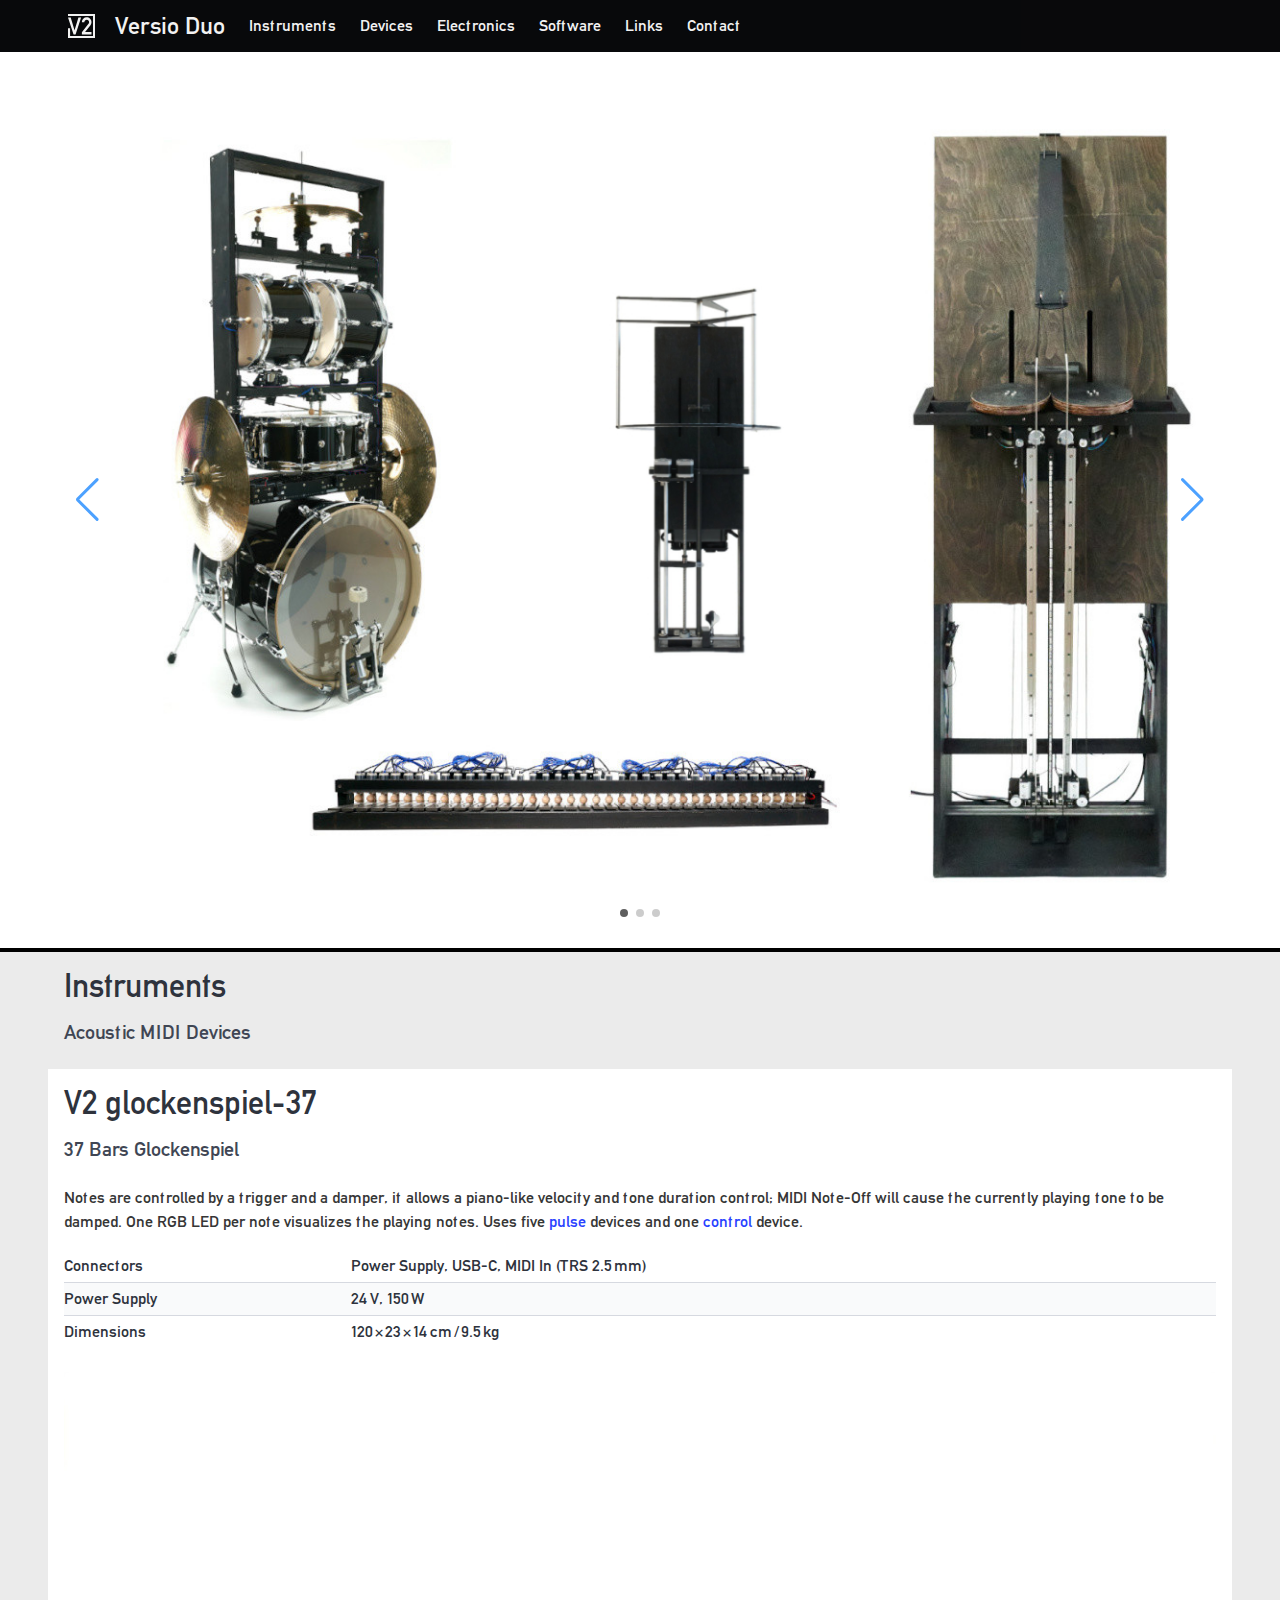
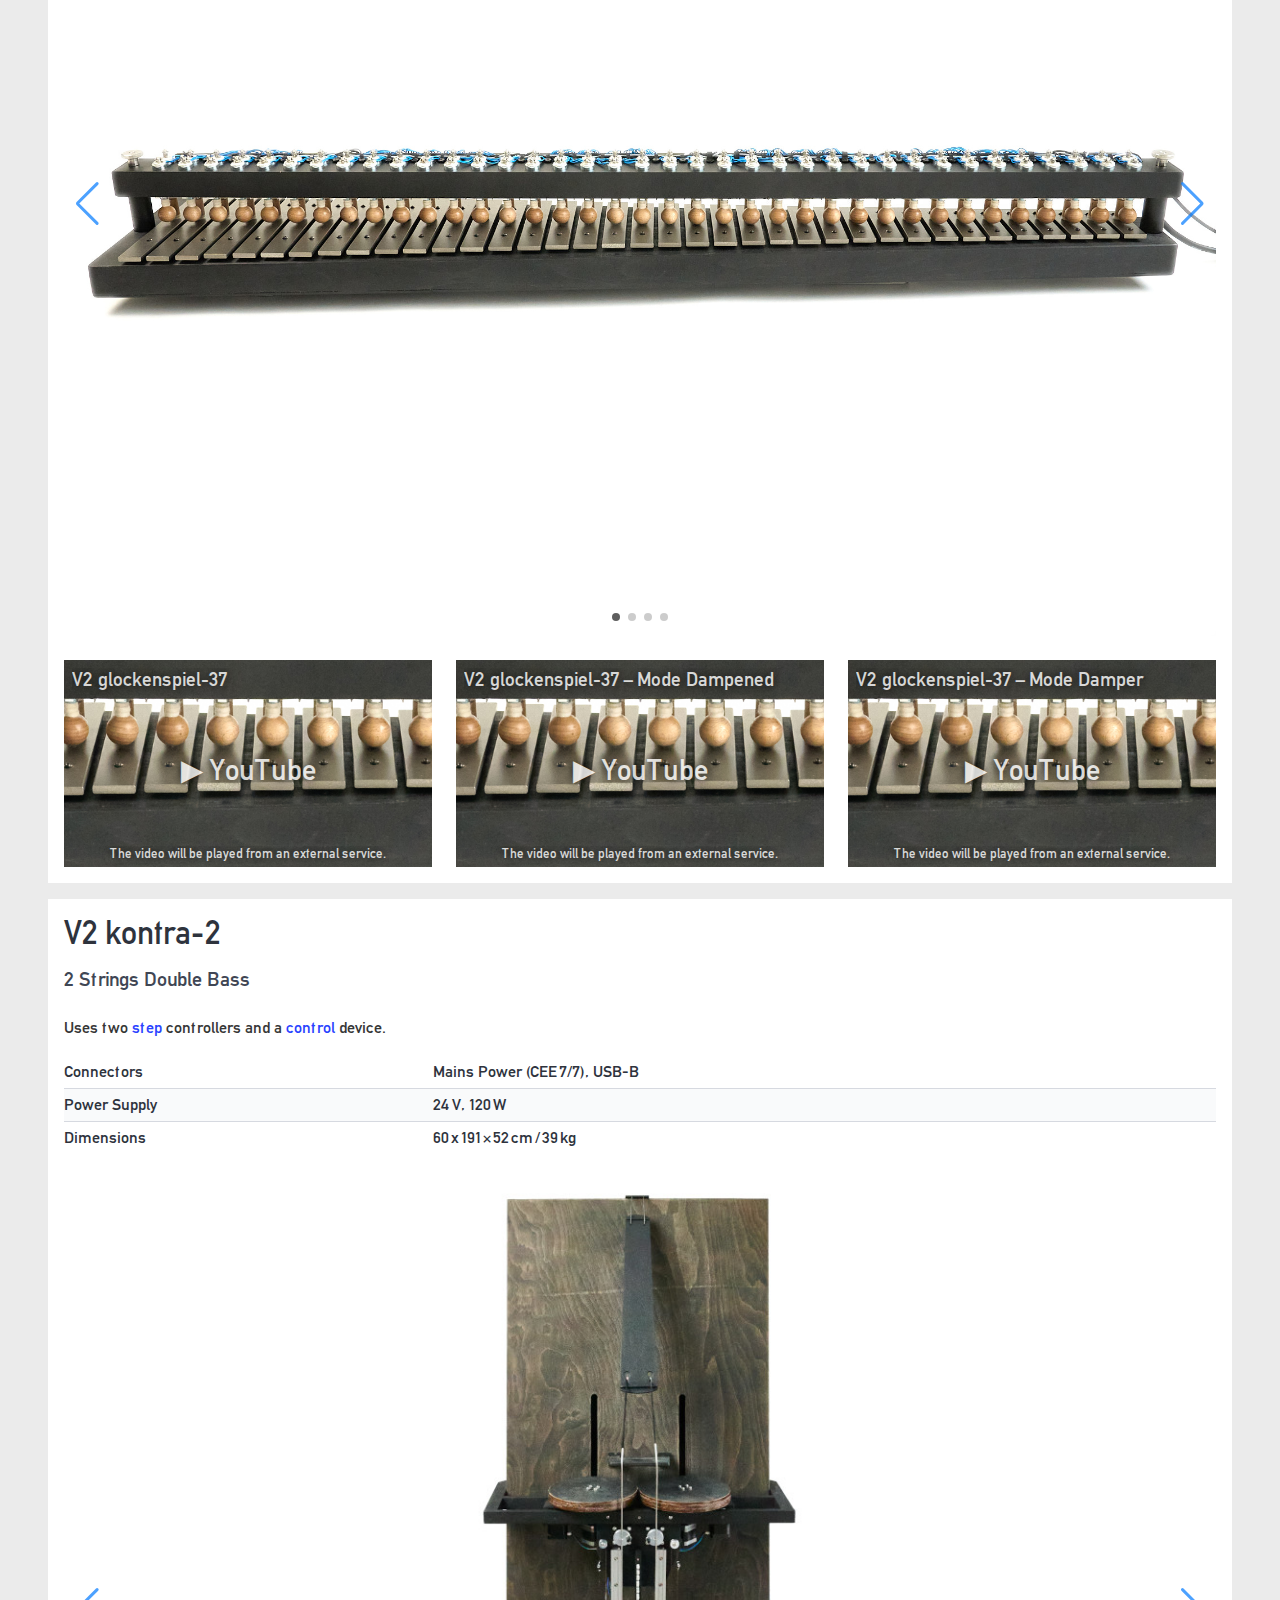
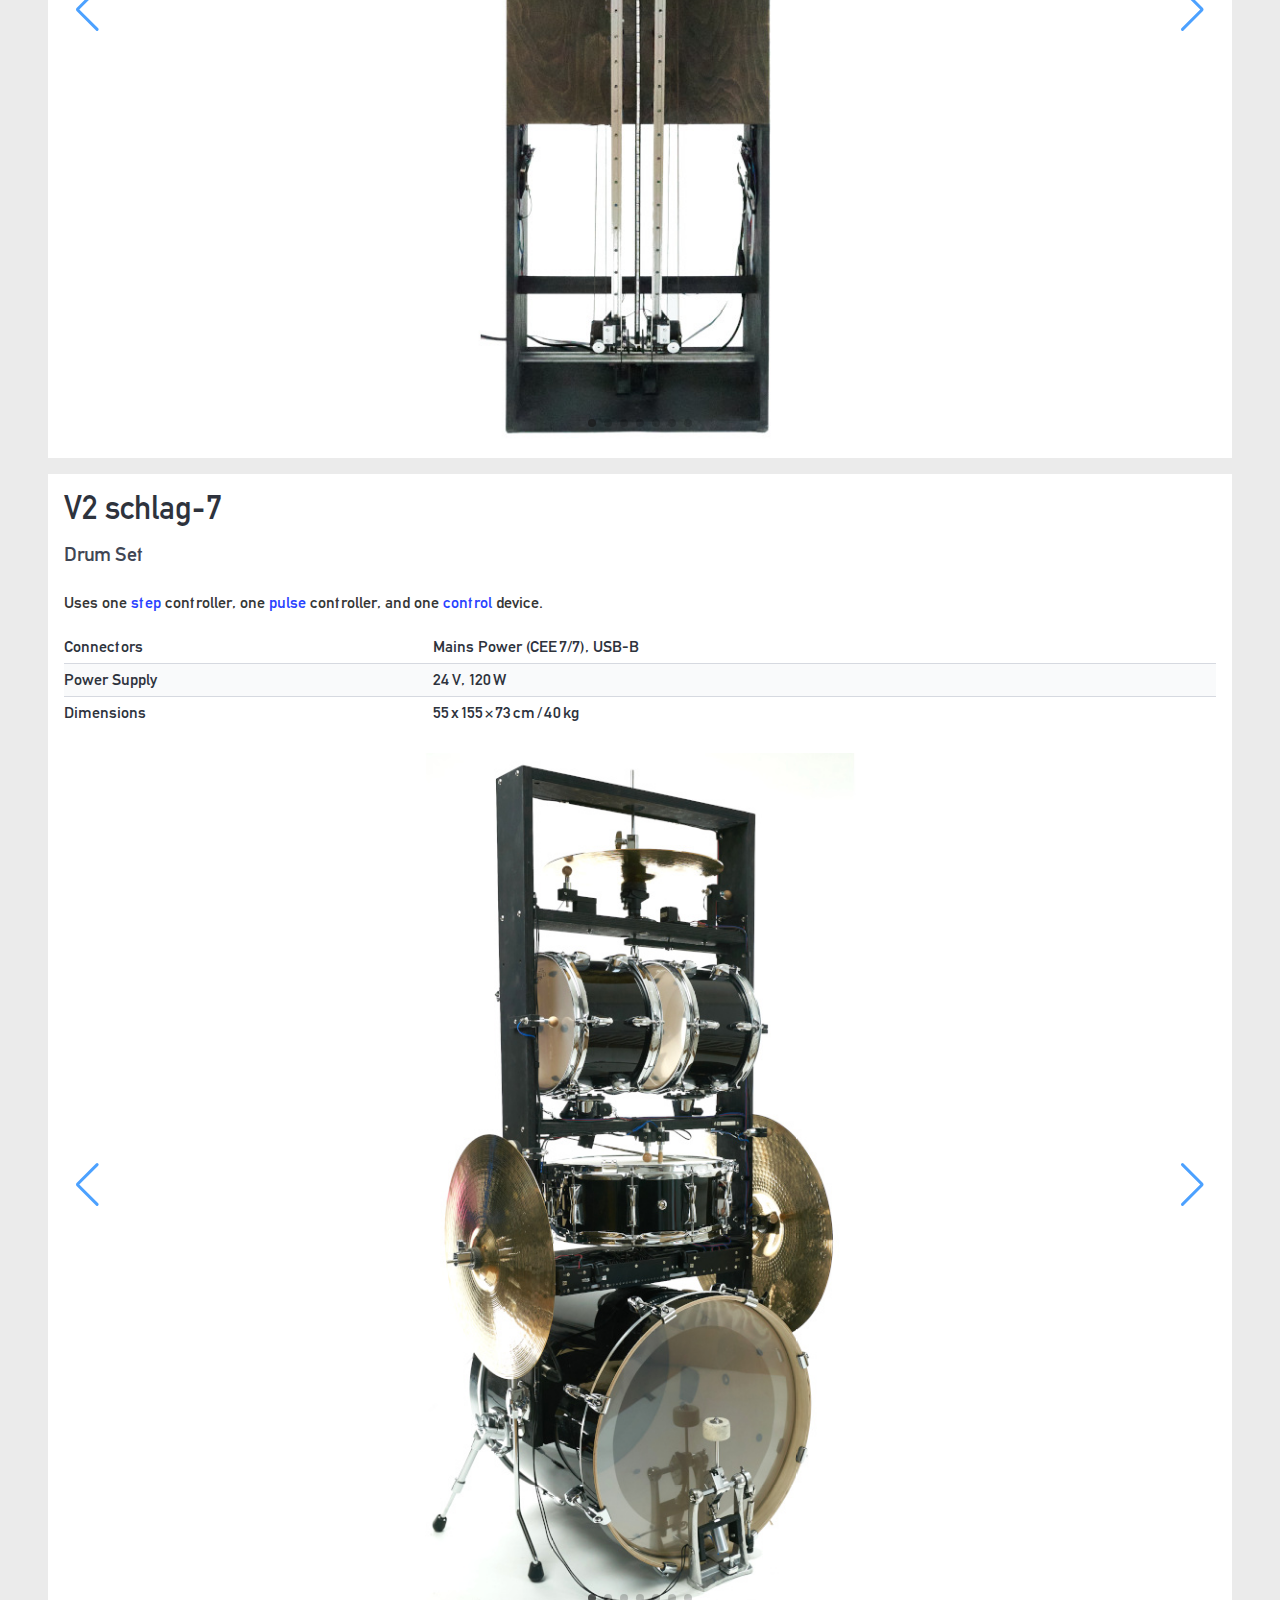
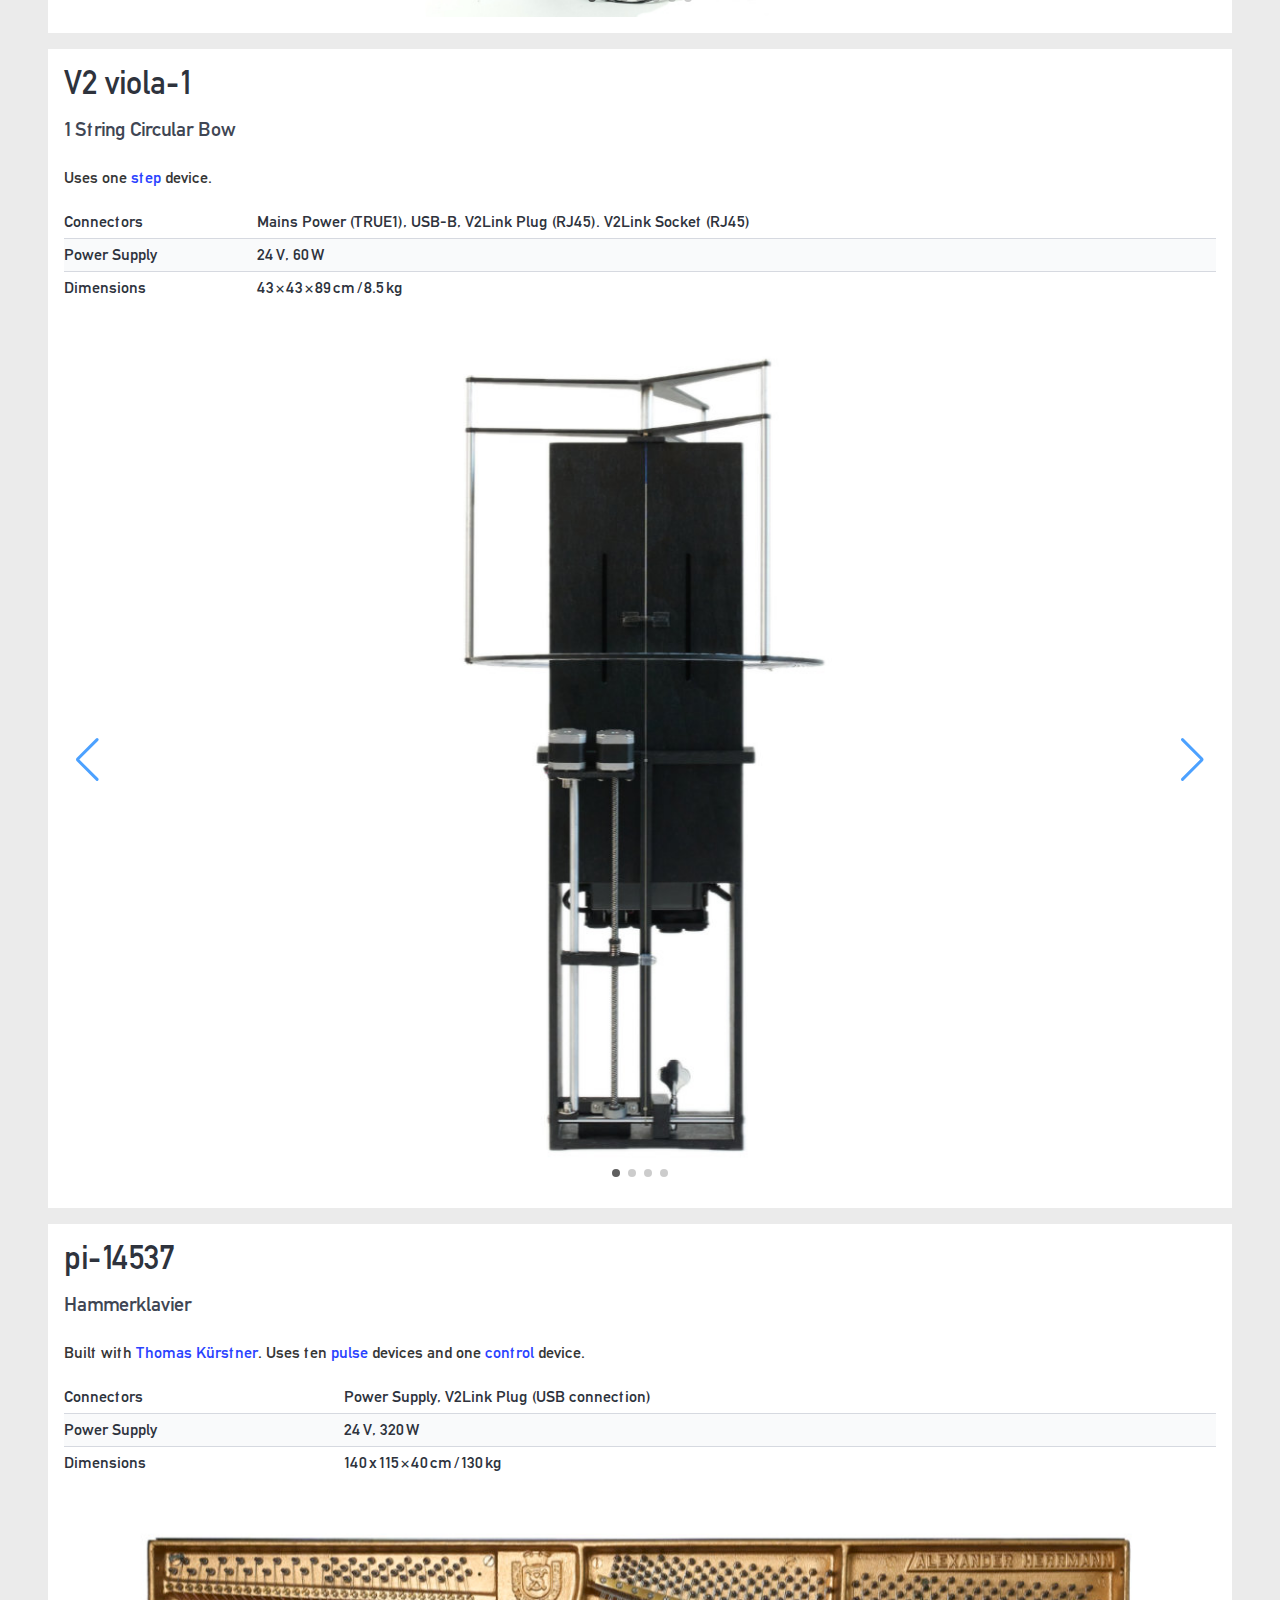
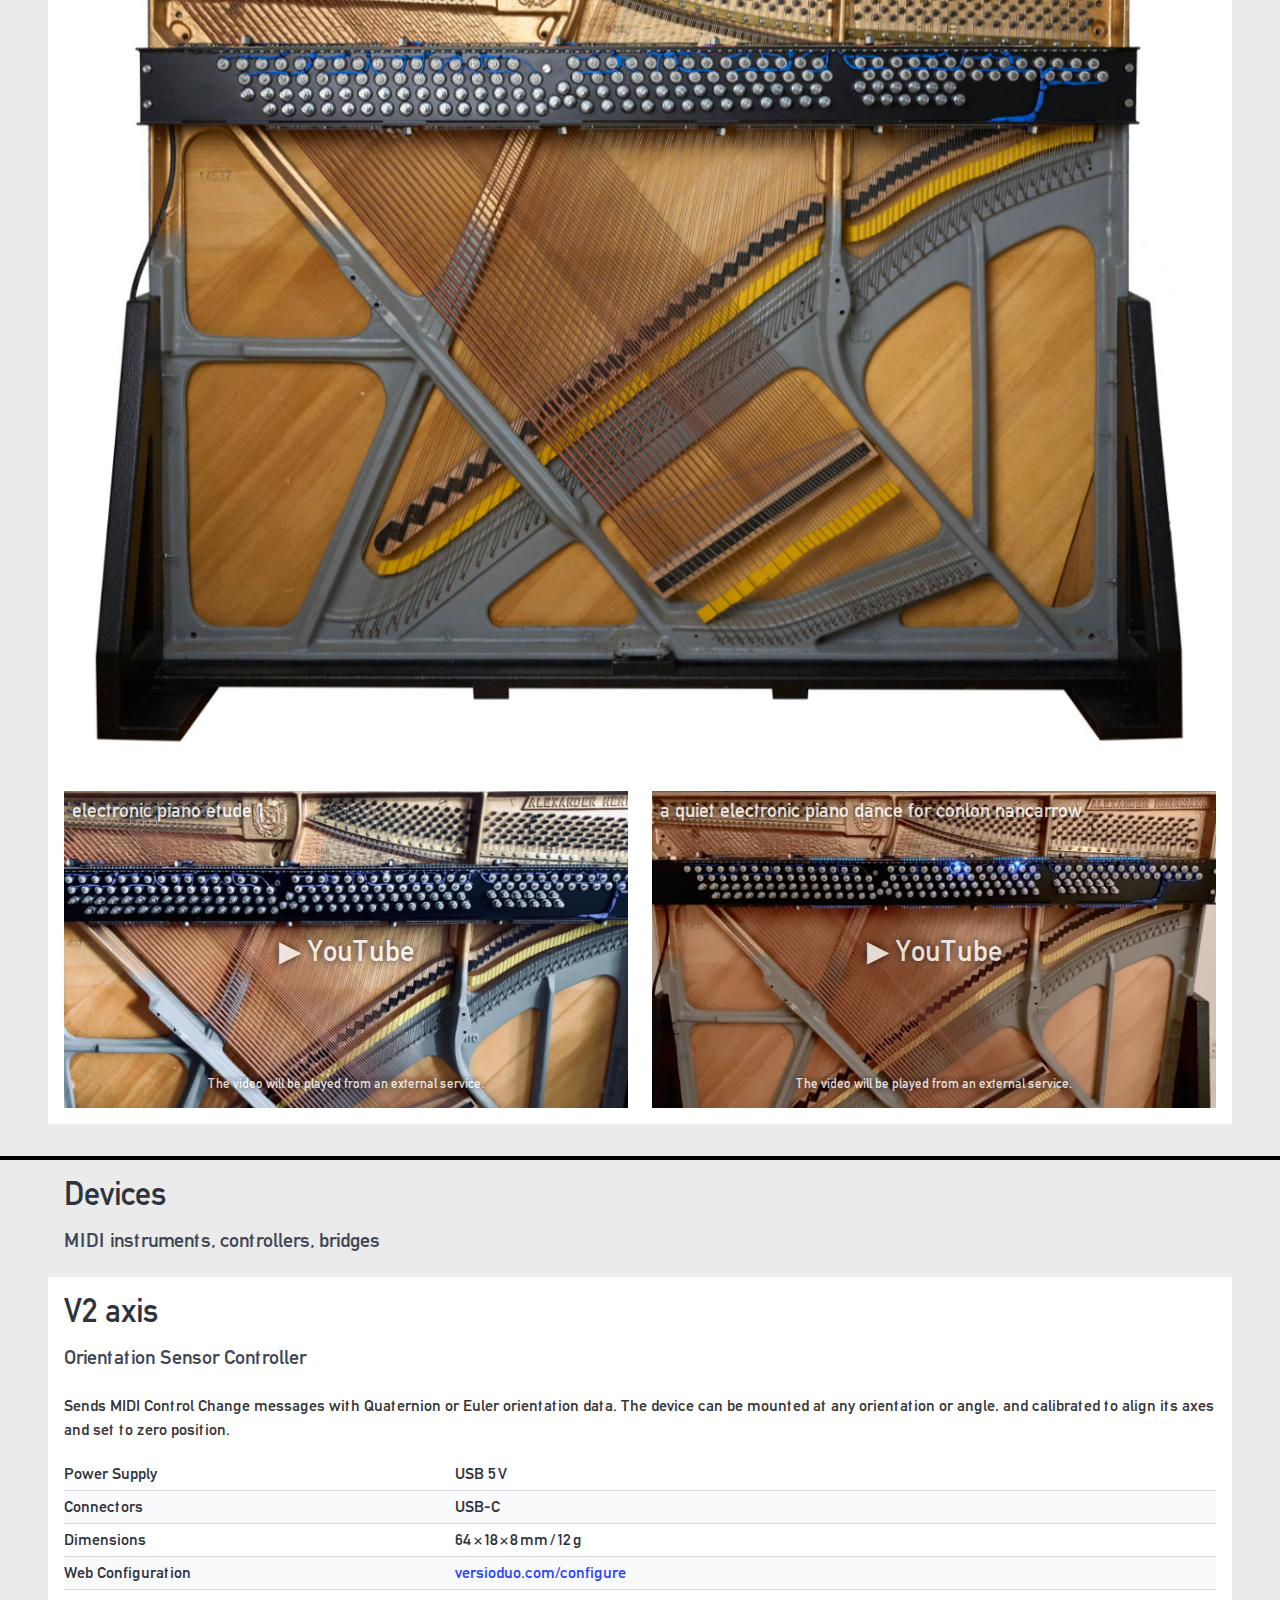
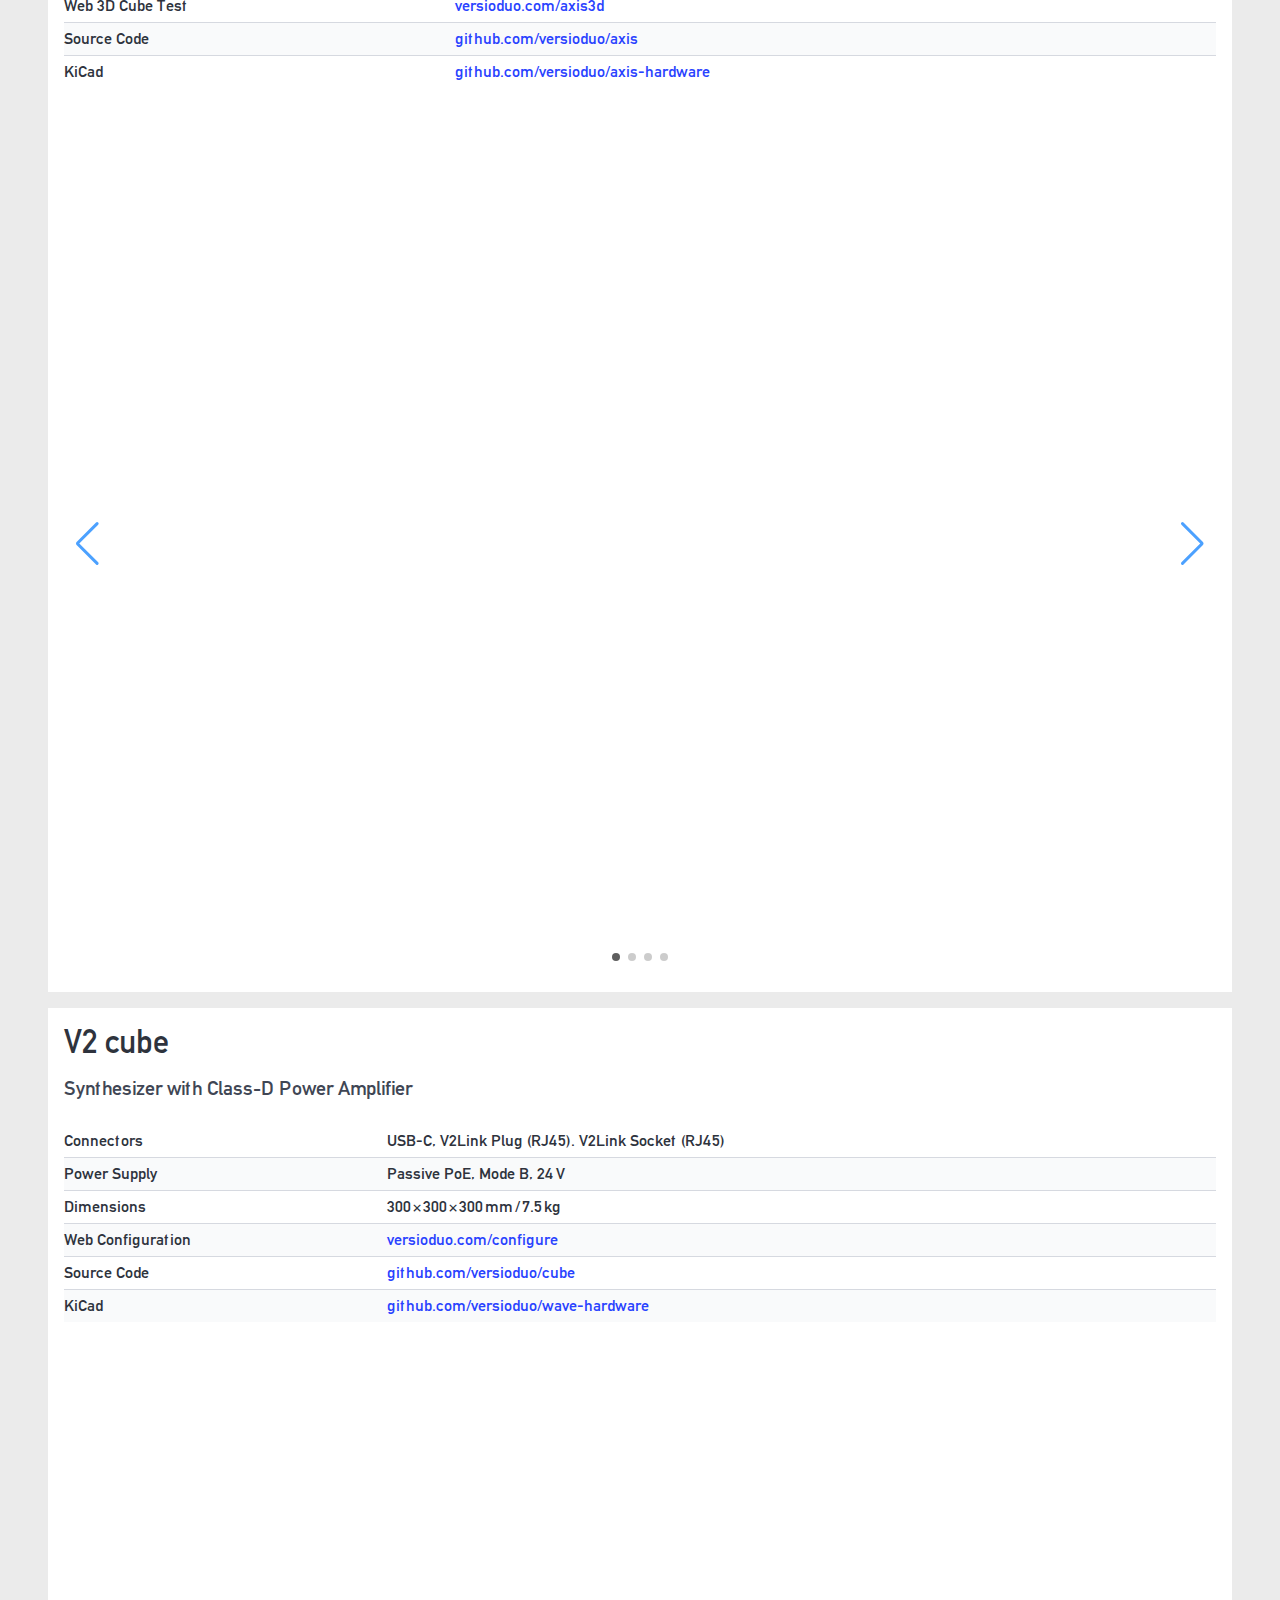
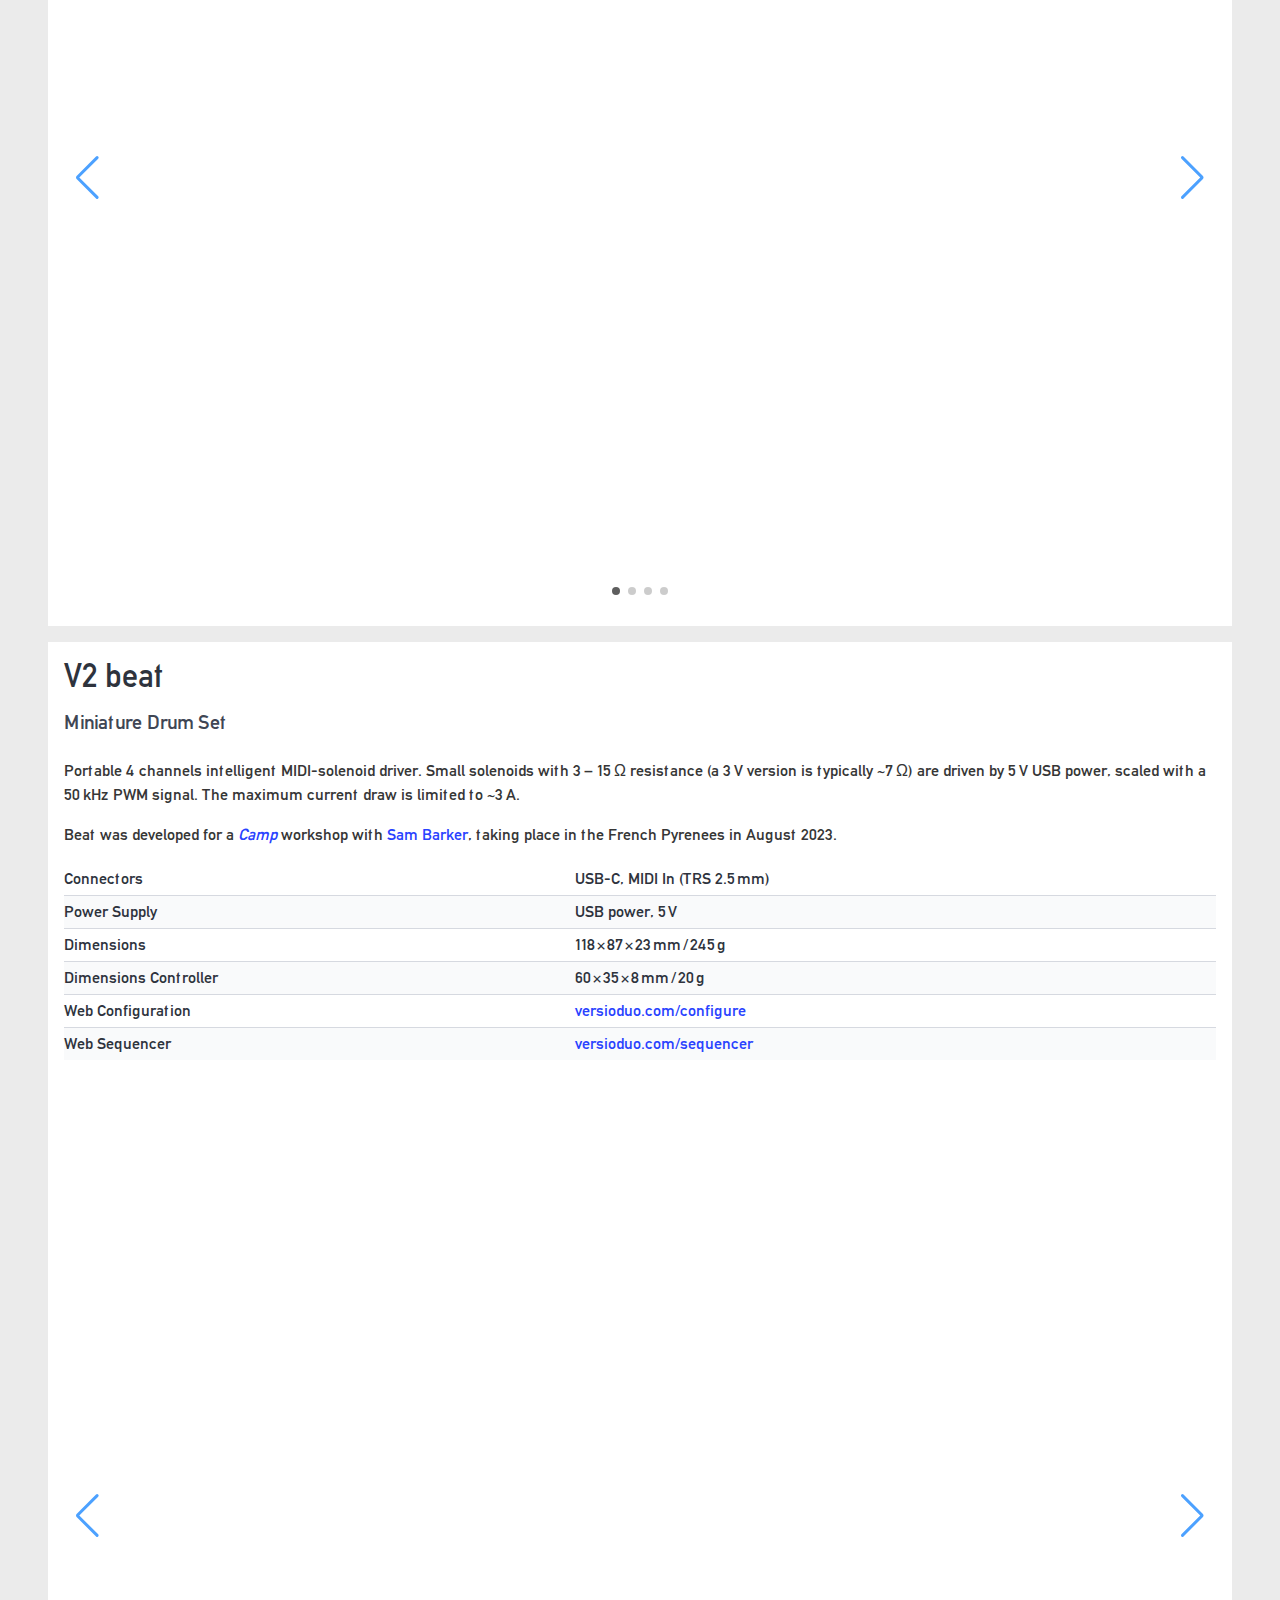
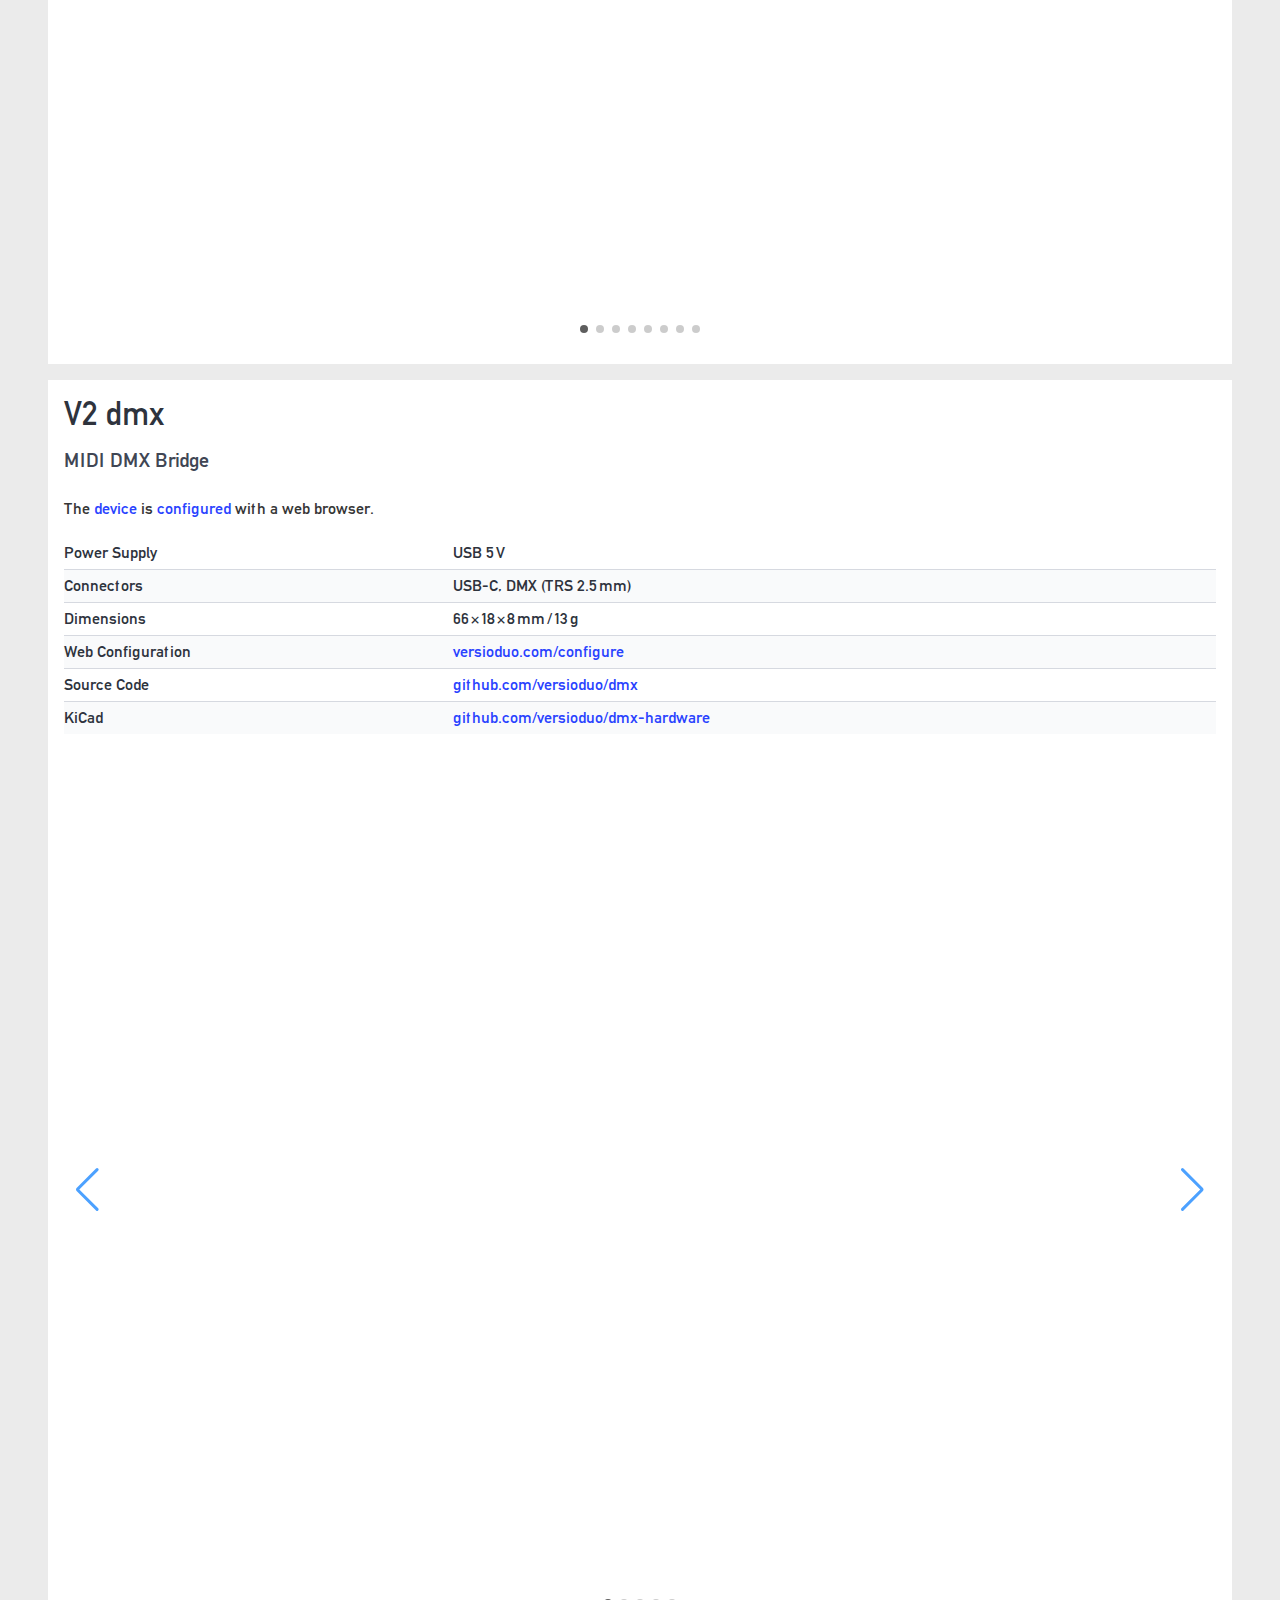
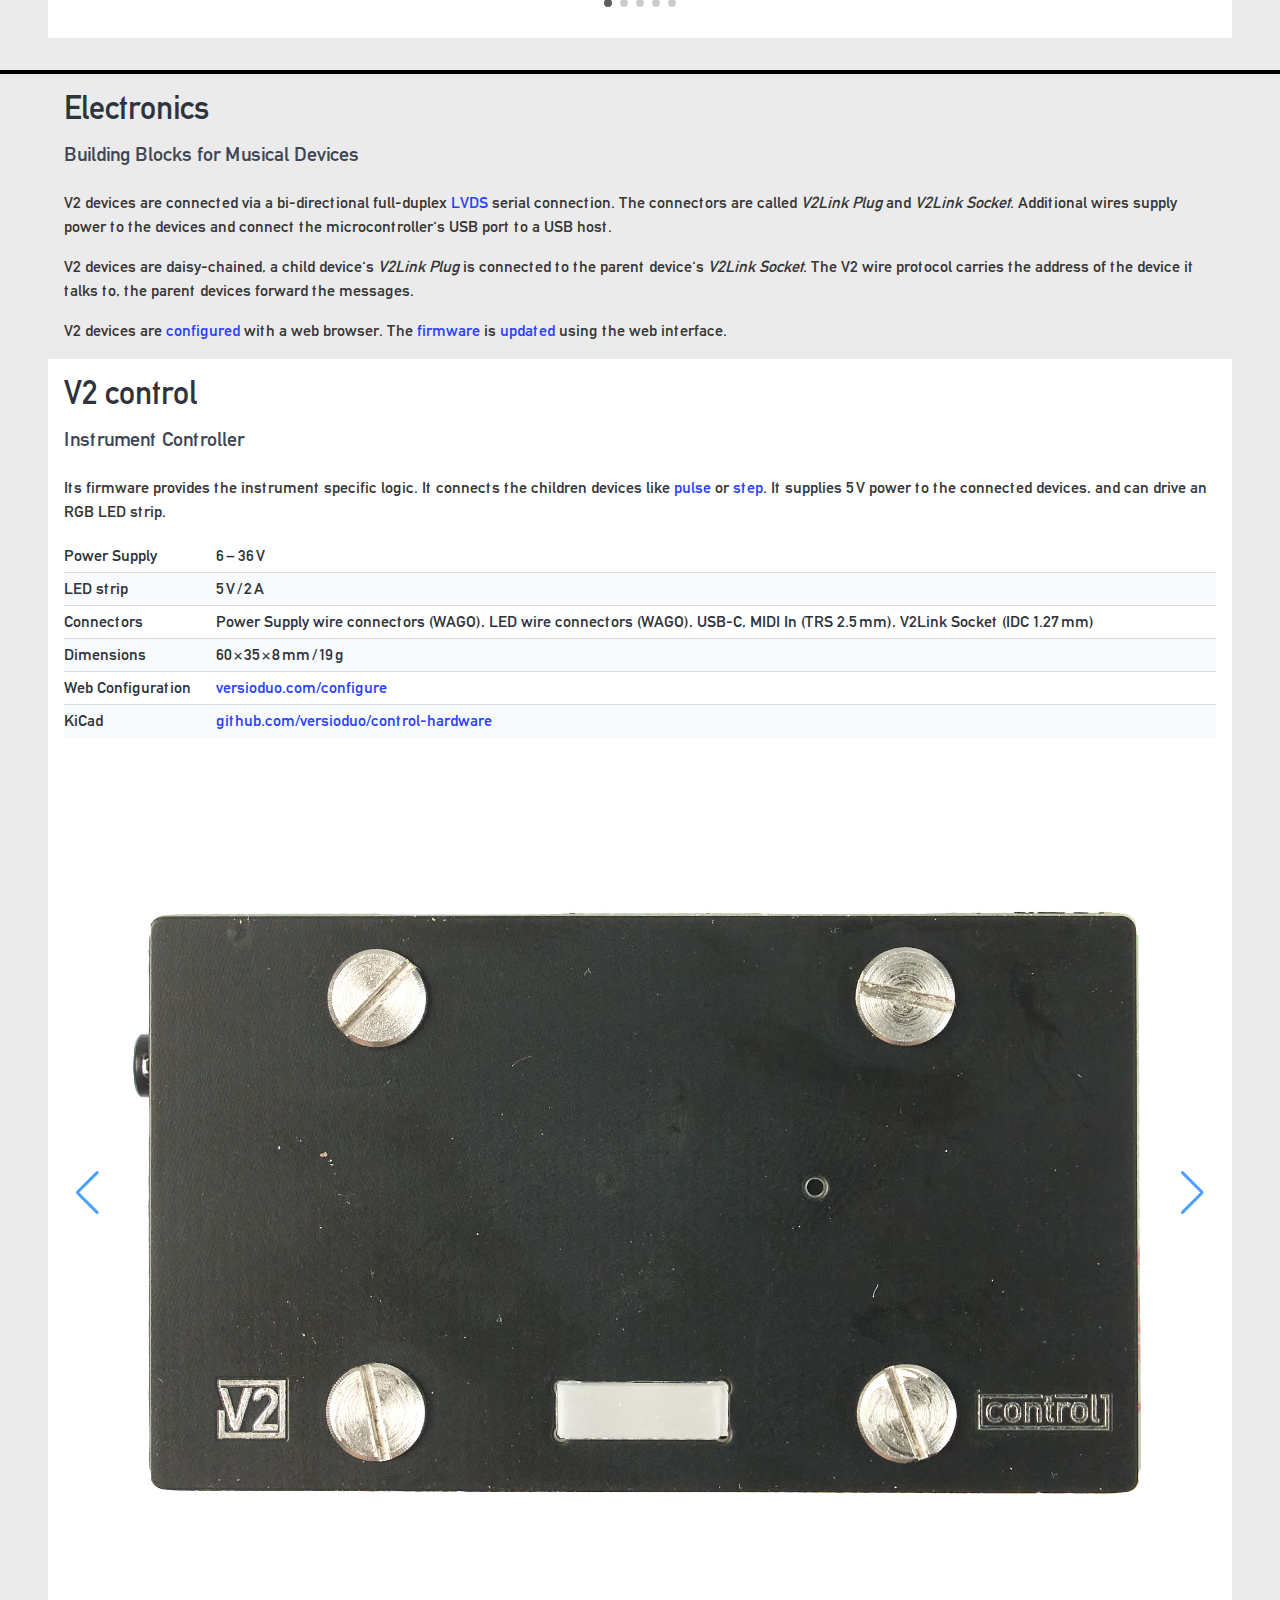
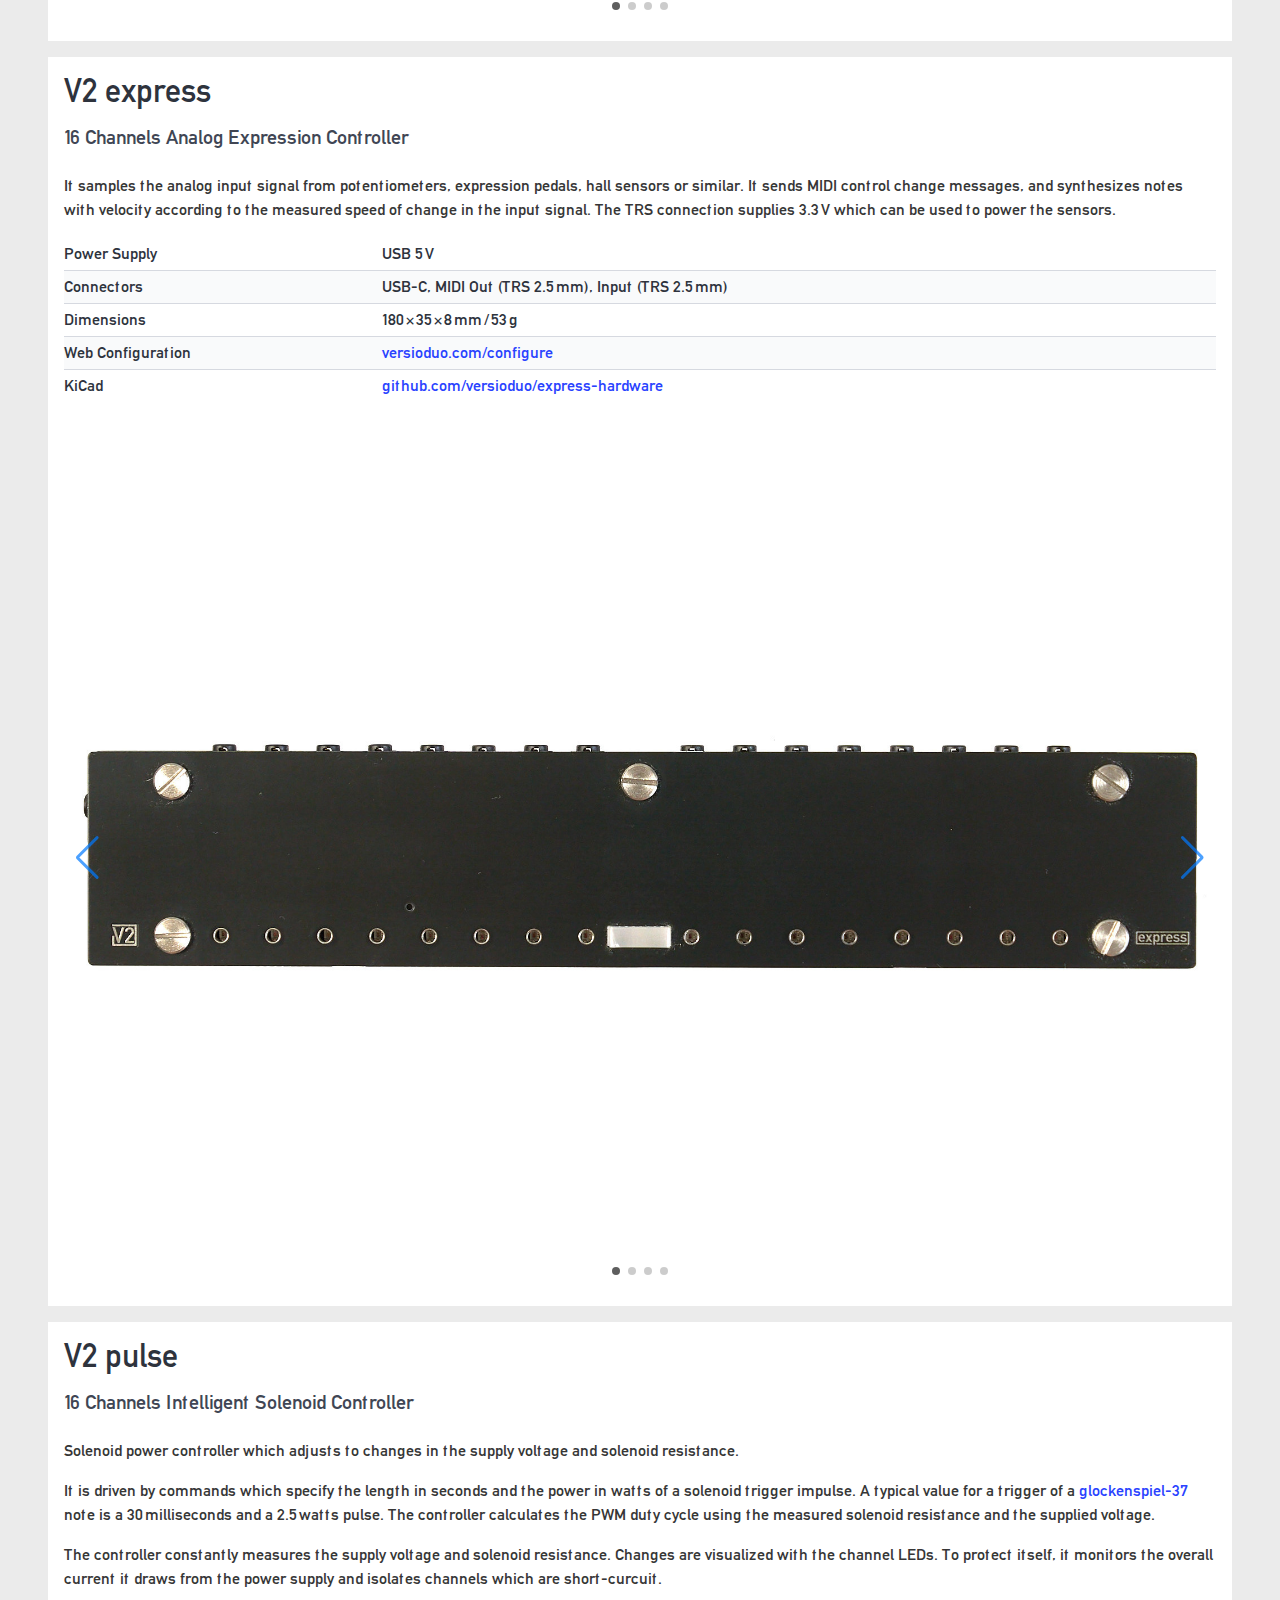
<file: index.html>
<!DOCTYPE html>
<html lang="en">

  <head>
    <meta name="revised" content="2025-01-07">
    <meta name="copyright" content="Kay Sievers, kay@versioduo.com">
    <meta name="rating" content="safe for kids">
    <meta http-equiv="Content-Type" content="text/html;charset=utf-8">
    <title>Versio Duo – Software and Electronics for Musical Devices</title>
    <meta name="description" content="Building blocks for musical instruments, analog sound for digital notes.">
    <meta name="keywords" content="Acoustic Robots, Musical Robots, MIDI, Musical Instruments, Electronics, Software">
    <link rel="canonical" href="https://versioduo.com/">
    <meta name="viewport" content="width=device-width, initial-scale=1">
    <meta name="theme-color" content="black">
    <link rel="icon" href="icons/logo-black.svg" media="(prefers-color-scheme: light)">
    <link rel="icon" href="icons/logo.svg" media="(prefers-color-scheme: dark)">
    <link rel="manifest" href="site.webmanifest">
    <link rel="stylesheet" href="css/bulma.min.css">
    <link rel="stylesheet" href="css/fonts.css">
    <link rel="stylesheet" href="css/fontawesome.min.css">
    <link rel="stylesheet" href="css/swiper-bundle.min.css">
    <script src="js/swiper-bundle.min.js"></script>

    <meta property="og:url" content="https://versioduo.com/">
    <meta property="og:type" content="website">
    <meta property="og:title" content="Versio Duo">
    <meta property="og:description" content="Building blocks for musical instruments">
    <meta property="og:image" content="https://versioduo.com/top/instruments.jpg">

    <script type="application/ld+json">
    {
      "@context": "https://schema.org",
      "@type": "Organization",
      "name": "Versio Duo",
      "url": "https://versioduo.com",
      "description": "Building blocks for musical instruments",
      "logo": "https://versioduo.com/icons/logo-boxed.png",
      "image": "https://versioduo.com/top/instruments.jpg"
    }
  </script>
    <style>
      html {
        background-color: black;
        scroll-padding-top: 3.25rem;
        scroll-behavior: smooth;
        hyphens: auto;
      }

      body {
        font-family: 'DIN 1451', sans-serif;
        color: hsl(0, 0%, 21%);
      }

      .inactive {
        pointer-events: none;
      }

      /* Do not mess with the DIN font, fake bold looks really ugly */
      .title {
        font-weight: 400;
      }

      .navbar {
        opacity: 95%;
      }

      section {
        background-color: hsl(0, 0%, 92%);
        padding: 1rem;
      }

      section:not(:first-of-type) {
        margin-top: 0.25rem;
      }

      .subsection {
        background-color: white;
        margin: -1rem;
        margin-top: 1rem;
        margin-bottom: 1rem;
        padding: 1rem;
      }

      hr {
        background-color: hsl(0, 0%, 50%);
      }

      .table.is-narrow td {
        padding-left: 0;
      }

      p {
        margin-top: 1rem;
        margin-bottom: 1rem;
      }

      .swiper-button-prev,
      .swiper-button-next,
      .swiper-pagination-bullet-active {
        opacity: 0.7;
      }

      .swiper-pagination-bullet-active {
        background: hsl(0, 0%, 10%);
      }
    </style>
  </head>

  <body class="has-navbar-fixed-top" data-theme="light">
    <nav class="navbar is-fixed-top is-black" aria-label="navigation">
      <div class="container">
        <div class="navbar-brand">
          <a class="navbar-home navbar-item is-size-4 pl-4" href="#">
            <img src="icons/logo.svg" alt="" style="width: auto; height: 1.5rem;">
            <h1 class="ml-2">
              Versio Duo
            </h1>
          </a>
          <a role="button" class="navbar-burger" aria-label="menu" aria-expanded="false">
            <span class="inactive" aria-hidden="true"></span>
            <span class="inactive" aria-hidden="true"></span>
            <span class="inactive" aria-hidden="true"></span>
          </a>
        </div>

        <div class="navbar-menu">
          <div class="navbar-start">
            <div class="navbar-item has-dropdown is-hoverable">
              <a class="navbar-link is-arrowless" href="#instruments">
                Instruments
              </a>
              <div class="navbar-dropdown">
                <a class="navbar-item" href="#glockenspiel-37">
                  V2 glockenspiel-37
                </a>
                <a class="navbar-item" href="#kontra-2">
                  V2 kontra-2
                </a>
                <a class="navbar-item" href="#schlag-7">
                  V2 schlag-7
                </a>
                <a class="navbar-item" href="#viola-1">
                  V2 viola-1
                </a>
                <a class="navbar-item" href="#pi-14537">
                  pi-14537
                </a>
              </div>
            </div>

            <div class="navbar-item has-dropdown is-hoverable">
              <a class="navbar-link is-arrowless" href="#devices">
                Devices
              </a>
              <div class="navbar-dropdown">
                <a class="navbar-item" href="#axis">
                  V2 axis
                </a>
                <a class="navbar-item" href="#beat">
                  V2 beat
                </a>
                <a class="navbar-item" href="#cube">
                  V2 cube
                </a>
                <a class="navbar-item" href="#dmx">
                  V2 dmx
                </a>
              </div>
            </div>

            <div class="navbar-item has-dropdown is-hoverable">
              <a class="navbar-link is-arrowless" href="#electronics">
                Electronics
              </a>
              <div class="navbar-dropdown">
                <a class="navbar-item" href="#control">
                  V2 control
                </a>
                <a class="navbar-item" href="#express">
                  V2 express
                </a>
                <a class="navbar-item" href="#pulse">
                  V2 pulse
                </a>
                <a class="navbar-item" href="#wave">
                  V2 wave
                </a>
              </div>
            </div>

            <div class="navbar-item has-dropdown is-hoverable">
              <a class="navbar-link is-arrowless" href="#software">
                Software
              </a>
              <div class="navbar-dropdown">
                <a class="navbar-item" href="https://github.com/versioduo/download" target="software">
                  Firmware Updates
                </a>
                <a class="navbar-item" href="https://github.com/versioduo/" target="software">
                  Source Code
                </a>
              </div>
            </div>

            <a class="navbar-item" href="#links">
              Links
            </a>

            <a class="navbar-item" href="#contact">
              Contact
            </a>
          </div>
        </div>
      </div>
    </nav>

    <section id="#" class="is-paddingless has-background-white">
      <div class="container">
        <h2 class="is-hidden">
          Pictures
        </h2>
        <div class="swiper" data-swiper-autoplay="2000">
          <div class="swiper-wrapper">
            <div class="swiper-slide">
              <figure class="swiper-zoom-container image is-4by3">
                <img src="top/instruments.jpg" alt="instruments">
              </figure>
            </div>
            <div class="swiper-slide">
              <figure class="swiper-zoom-container image is-4by3">
                <img src="top/viola-8.jpg" alt="8 viola">
              </figure>
            </div>
            <div class="swiper-slide">
              <figure class="swiper-zoom-container image is-4by3">
                <img src="top/pi-14537.jpg" alt="pi-14537">
              </figure>
            </div>
          </div>
          <div class="swiper-pagination"></div>
          <div class="swiper-button-next"></div>
          <div class="swiper-button-prev"></div>
        </div>
      </div>
    </section>

    <section id="instruments">
      <div class="container">
        <h2 class="title">
          Instruments
        </h2>
        <p class="subtitle">
          Acoustic MIDI Devices
        </p>

        <div id="glockenspiel-37" class="subsection">
          <h3 class="title">
            V2 glockenspiel-37
          </h3>
          <p class="subtitle">
            37 Bars Glockenspiel
          </p>
          <p>
            Notes are controlled by a trigger and a damper, it allows a piano-like
            velocity and tone duration control; MIDI Note-Off will cause the
            currently playing tone to be damped. One RGB LED per note visualizes
            the playing notes. Uses five <a href="#pulse">pulse</a> devices
            and one <a href="#control">control</a> device.
          </p>
          <table class="table is-fullwidth is-striped is-narrow">
            <tbody>
              <tr>
                <td>Connectors</td>
                <td>Power Supply, USB-C, MIDI In (TRS 2.5 mm)</td>
              </tr>
              <tr>
                <td>Power Supply</td>
                <td>24 V, 150 W</td>
              </tr>
              <tr>
                <td>Dimensions</td>
                <td>120 × 23 × 14 cm / 9.5 kg</td>
              </tr>
            </tbody>
          </table>
          <div class="swiper">
            <div class="swiper-wrapper">
              <div class="swiper-slide">
                <figure class="swiper-zoom-container image is-4by3">
                  <img src="glockenspiel-37/front.jpg" alt="glockenspiel-37, front view">
                </figure>
              </div>
              <div class="swiper-slide">
                <figure class="swiper-zoom-container image is-4by3">
                  <img src="glockenspiel-37/top.jpg" alt="glockenspiel-37, top view" loading="lazy">
                </figure>
              </div>
              <div class="swiper-slide">
                <figure class="swiper-zoom-container image is-4by3">
                  <img src="glockenspiel-37/back.jpg" alt="glockenspiel-37, back view" loading="lazy">
                </figure>
              </div>
              <div class="swiper-slide">
                <figure class="swiper-zoom-container image is-4by3">
                  <img src="glockenspiel-37/side.jpg" alt="glockenspiel-37, side view" loading="lazy">
                </figure>
              </div>
            </div>
            <div class="swiper-pagination"></div>
            <div class="swiper-button-next"></div>
            <div class="swiper-button-prev"></div>
          </div>
          <div class="columns mt-3">
            <div class="column">
              <figure class="image is-16by9">
                <iframe class="has-ratio" srcdoc="
                <link rel='stylesheet' href='css/iframe.css'>
                <a href='https://www.youtube-nocookie.com/embed/rZ-tn6zFN2k?modestbranding=1&rel=0&autoplay=1'>
                  <img src='glockenspiel-37/video.jpg' alt='glockenspiel-37 video'>
                  <span class='service'>▶ YouTube</span>
                </a>
                <span class='title'>V2 glockenspiel-37</span>
                <span class='description'>The video will be played from an external service.</span>" allowfullscreen title="glockenspiel-37">
                </iframe>
              </figure>
            </div>
            <div class="column">
              <figure class="image is-16by9">
                <iframe class="has-ratio" srcdoc="
                <link rel='stylesheet' href='css/iframe.css'>
                <a href='https://www.youtube-nocookie.com/embed/KzzmGwGQEmo?modestbranding=1&rel=0&autoplay=1'>
                  <img src='glockenspiel-37/video.jpg' alt='glockenspiel-37 dampened mode video'>
                  <span class='service'>▶ YouTube</span>
                </a>
                <span class='title'>V2 glockenspiel-37 – Mode Dampened</span>
                <span class='description'>The video will be played from an external service.</span>" allowfullscreen title="glockenspiel-37">
                </iframe>
              </figure>
            </div>
            <div class="column">
              <figure class="image is-16by9">
                <iframe class="has-ratio" srcdoc="
                <link rel='stylesheet' href='css/iframe.css'>
                <a href='https://www.youtube-nocookie.com/embed/LaIWTMhsH8I?modestbranding=1&rel=0&autoplay=1'>
                  <img src='glockenspiel-37/video.jpg' alt='glockenspiel-37 damper mode video'>
                  <span class='service'>▶ YouTube</span>
                </a>
                <span class='title'>V2 glockenspiel-37 – Mode Damper</span>
                <span class='description'>The video will be played from an external service.</span>" allowfullscreen title="glockenspiel-37">
                </iframe>
              </figure>
            </div>
          </div>
        </div>

        <div id="kontra-2" class="subsection">
          <h3 class="title">
            V2 kontra-2
          </h3>
          <p class="subtitle">
            2 Strings Double Bass
          </p>
          <p>
            Uses two <a href="#step">step</a> controllers
            and a <a href="#control">control</a> device.
          </p>
          <table class="table is-fullwidth is-striped is-narrow">
            <tbody>
              <tr>
                <td>Connectors</td>
                <td>Mains Power (CEE 7/7), USB-B</td>
              </tr>
              <tr>
                <td>Power Supply</td>
                <td>24 V, 120 W</td>
              </tr>
              <tr>
                <td>Dimensions</td>
                <td>60 x 191 × 52 cm / 39 kg</td>
              </tr>
            </tbody>
          </table>
          <div class="swiper">
            <div class="swiper-wrapper">
              <div class="swiper-slide">
                <figure class="swiper-zoom-container image is-4by3">
                  <img src="kontra-2/front.jpg" alt="kontra-2, front">
                </figure>
              </div>
              <div class="swiper-slide">
                <figure class="swiper-zoom-container image is-4by3">
                  <img src="kontra-2/side.jpg" alt="kontra-2, side" loading="lazy">
                </figure>
              </div>
              <div class="swiper-slide">
                <figure class="swiper-zoom-container image is-4by3">
                  <img src="kontra-2/back.jpg" alt="kontra-2, back" loading="lazy">
                </figure>
              </div>
              <div class="swiper-slide">
                <figure class="swiper-zoom-container image is-4by3">
                  <img src="kontra-2/rail.jpg" alt="kontra-2, rail" loading="lazy">
                </figure>
              </div>
              <div class="swiper-slide">
                <figure class="swiper-zoom-container image is-4by3">
                  <img src="kontra-2/strings.jpg" alt="kontra-2, strings" loading="lazy">
                </figure>
              </div>
              <div class="swiper-slide">
                <figure class="swiper-zoom-container image is-4by3">
                  <img src="kontra-2/wheels.jpg" alt="kontra-2, wheels" loading="lazy">
                </figure>
              </div>
              <div class="swiper-slide">
                <figure class="swiper-zoom-container image is-4by3">
                  <img src="kontra-2/driver.jpg" alt="kontra-2, driver" loading="lazy">
                </figure>
              </div>
            </div>
            <div class="swiper-pagination"></div>
            <div class="swiper-button-next"></div>
            <div class="swiper-button-prev"></div>
          </div>
        </div>

        <div id="schlag-7" class="subsection">
          <h3 class="title">
            V2 schlag-7
          </h3>
          <p class="subtitle">
            Drum Set
          </p>
          <p>
            Uses one <a href="#step">step</a> controller, one <a href="#pulse">pulse</a> controller,
            and one <a href="#control">control</a> device.
          </p>
          <table class="table is-fullwidth is-striped is-narrow">
            <tbody>
              <tr>
                <td>Connectors</td>
                <td>Mains Power (CEE 7/7), USB-B</td>
              </tr>
              <tr>
                <td>Power Supply</td>
                <td>24 V, 120 W</td>
              </tr>
              <tr>
                <td>Dimensions</td>
                <td>55 x 155 × 73 cm / 40 kg</td>
              </tr>
            </tbody>
          </table>
          <div class="swiper">
            <div class="swiper-wrapper">
              <div class="swiper-slide">
                <figure class="swiper-zoom-container image is-4by3">
                  <img src="schlag-7/front-l.jpg" alt="schlag-7, front left">
                </figure>
              </div>
              <div class="swiper-slide">
                <figure class="swiper-zoom-container image is-4by3">
                  <img src="schlag-7/front-r.jpg" alt="schlag-7, front right" loading="lazy">
                </figure>
              </div>
              <div class="swiper-slide">
                <figure class="swiper-zoom-container image is-4by3">
                  <img src="schlag-7/hi-hat.jpg" alt="schlag-7, hi-hat" loading="lazy">
                </figure>
              </div>
              <div class="swiper-slide">
                <figure class="swiper-zoom-container image is-4by3">
                  <img src="schlag-7/snare.jpg" alt="schlag-7, snare" loading="lazy">
                </figure>
              </div>
              <div class="swiper-slide">
                <figure class="swiper-zoom-container image is-4by3">
                  <img src="schlag-7/brush.jpg" alt="schlag-7, brush" loading="lazy">
                </figure>
              </div>
              <div class="swiper-slide">
                <figure class="swiper-zoom-container image is-4by3">
                  <img src="schlag-7/control.jpg" alt="schlag-7, controller" loading="lazy">
                </figure>
              </div>
              <div class="swiper-slide">
                <figure class="swiper-zoom-container image is-4by3">
                  <img src="schlag-7/kick.jpg" alt="schlag-7, kick drum" loading="lazy">
                </figure>
              </div>
            </div>
            <div class="swiper-pagination"></div>
            <div class="swiper-button-next"></div>
            <div class="swiper-button-prev"></div>
          </div>
        </div>

        <div id="viola-1" class="subsection">
          <h3 class="title">
            V2 viola-1
          </h3>
          <p class="subtitle">
            1 String Circular Bow
          </p>
          <p>
            Uses one <a href="#step">step</a> device.
          </p>
          <table class="table is-fullwidth is-striped is-narrow">
            <tbody>
              <tr>
                <td>Connectors</td>
                <td>Mains Power (TRUE1), USB-B, V2Link Plug (RJ45). V2Link Socket (RJ45)</td>
              </tr>
              <tr>
                <td>Power Supply</td>
                <td>24 V, 60 W</td>
              </tr>
              <tr>
                <td>Dimensions</td>
                <td>43 × 43 × 89 cm / 8.5 kg</td>
              </tr>
            </tbody>
          </table>
          <div class="swiper">
            <div class="swiper-wrapper">
              <div class="swiper-slide">
                <figure class="swiper-zoom-container image is-4by3">
                  <img src="viola-1/front.jpg" alt="viola-1, front">
                </figure>
              </div>
              <div class="swiper-slide">
                <figure class="swiper-zoom-container image is-4by3">
                  <img src="viola-1/side.jpg" alt="viola-1, side" loading="lazy">
                </figure>
              </div>
              <div class="swiper-slide">
                <figure class="swiper-zoom-container image is-4by3">
                  <img src="viola-1/back.jpg" alt="viola-1, back" loading="lazy">
                </figure>
              </div>
              <div class="swiper-slide">
                <figure class="swiper-zoom-container image is-4by3">
                  <img src="viola-1/top.jpg" alt="viola-1, top" loading="lazy">
                </figure>
              </div>
            </div>
            <div class="swiper-pagination"></div>
            <div class="swiper-button-next"></div>
            <div class="swiper-button-prev"></div>
          </div>
        </div>

        <div id="pi-14537" class="subsection">
          <h3 class="title">
            pi-14537
          </h3>
          <p class="subtitle">
            Hammerklavier
          </p>
          <p>
            Built with <a href="https://studiovogelkuerstner.de/">Thomas Kürstner</a>. Uses ten <a href="#pulse">pulse</a> devices
            and one <a href="#control">control</a> device.
          </p>
          <table class="table is-fullwidth is-striped is-narrow">
            <tbody>
              <tr>
                <td>Connectors</td>
                <td>Power Supply, V2Link Plug (USB connection)</td>
              </tr>
              <tr>
                <td>Power Supply</td>
                <td>24 V, 320 W</td>
              </tr>
              <tr>
                <td>Dimensions</td>
                <td>140 x 115 × 40 cm / 130 kg</td>
              </tr>
            </tbody>
          </table>
          <figure class="swiper-zoom-container image is-4by3">
            <img src="pi-14537/front.jpg" alt="pi-14357, front">
          </figure>
          <div class="columns mt-3">
            <div class="column">
              <figure class="image is-16by9">
                <iframe class="has-ratio" srcdoc="
            <link rel='stylesheet' href='css/iframe.css'>
            <a href='https://www.youtube-nocookie.com/embed/3VsnD0hq7V0?modestbranding=1&rel=0&autoplay=1'>
              <img src='pi-14537/video-1.png' alt='pi-14537 video'>
              <span class='service'>▶ YouTube</span>
            </a>
            <span class='title'>electronic piano etude 1</span>
            <span class='description'>The video will be played from an external service.</span>" allowfullscreen title="pi-14537">
                </iframe>
              </figure>
            </div>
            <div class="column">
              <figure class="image is-16by9">
                <iframe class="has-ratio" srcdoc="
            <link rel='stylesheet' href='css/iframe.css'>
            <a href='https://www.youtube-nocookie.com/embed/TEnAYTdsSFw?modestbranding=1&rel=0&autoplay=1'>
              <img src='pi-14537/video-2.png' alt='pi-14537 video'>
              <span class='service'>▶ YouTube</span>
            </a>
            <span class='title'>a quiet electronic piano dance for conlon nancarrow</span>
            <span class='description'>The video will be played from an external service.</span>" allowfullscreen title="pi-14537">
                </iframe>
              </figure>
            </div>
          </div>
        </div>
      </div>
    </section>

    <section id="devices">
      <div class="container">
        <h2 class="title">
          Devices
        </h2>
        <p class="subtitle">
          MIDI instruments, controllers, bridges
        </p>

        <div id="axis" class="subsection">
          <h3 class="title">
            V2 axis
          </h3>
          <p class="subtitle">
            Orientation Sensor Controller
          </p>
          <p>
            Sends MIDI Control Change messages with Quaternion or Euler orientation data. The device
            can be mounted at any orientation or angle, and calibrated to align its axes and set to
            zero position.</p>
          <table class=" table is-fullwidth is-striped is-narrow">
            <tbody>
              <tr>
                <td>Power Supply</td>
                <td>USB 5 V</td>
              </tr>
              <tr>
                <td>Connectors</td>
                <td>USB-C</td>
              </tr>
              <tr>
                <td>Dimensions</td>
                <td>64 × 18 × 8 mm / 12 g</td>
              </tr>
              <tr>
                <td>Web Configuration</td>
                <td><a href="https://versioduo.com/configure/" target="configure">versioduo.com/configure</a></td>
              </tr>
              <tr>
                <td>Web 3D Cube Test</td>
                <td><a href="https://versioduo.com/axis3d/" target="axis3D">versioduo.com/axis3d</a></td>
              </tr>
              <tr>
                <td>Source Code</td>
                <td><a href="https://github.com/versioduo/axis" target="github">github.com/versioduo/axis</a></td>
              </tr>
              <tr>
                <td>KiCad</td>
                <td><a href="https://github.com/versioduo/axis-hardware" target="kicad">github.com/versioduo/axis-hardware</a></td>
              </tr>
            </tbody>
          </table>

          <div class="swiper">
            <div class="swiper-wrapper">
              <div class="swiper-slide">
                <figure class="swiper-zoom-container image is-4by3">
                  <img src="axis/front.jpg" alt="axis, front view" loading="lazy">
                </figure>
              </div>
              <div class="swiper-slide">
                <figure class="swiper-zoom-container image is-4by3">
                  <img src="axis/inside.jpg" alt="axis, inside view" loading="lazy">
                </figure>
              </div>
              <div class="swiper-slide">
                <figure class="swiper-zoom-container image is-4by3">
                  <img src="axis/back.jpg" alt="axis, back view" loading="lazy">
                </figure>
              </div>
              <div class="swiper-slide">
                <figure class="swiper-zoom-container image is-4by3">
                  <img src="axis/top.jpg" alt="axis, top view" loading="lazy">
                </figure>
              </div>
            </div>
            <div class="swiper-pagination"></div>
            <div class="swiper-button-next"></div>
            <div class="swiper-button-prev"></div>
          </div>
        </div>

        <div id="cube" class="subsection">
          <h3 class="title">
            V2 cube
          </h3>
          <p class="subtitle">
            Synthesizer with Class-D Power Amplifier
          </p>
          <table class=" table is-fullwidth is-striped is-narrow">
            <tbody>
              <tr>
                <td>Connectors</td>
                <td>USB-C, V2Link Plug (RJ45). V2Link Socket (RJ45)</td>
              </tr>
              <tr>
                <td>Power Supply</td>
                <td>Passive PoE, Mode B, 24 V</td>
              </tr>
              <tr>
                <td>Dimensions</td>
                <td>300 × 300 × 300 mm / 7.5 kg</td>
              </tr>
              <tr>
                <td>Web Configuration</td>
                <td><a href="https://versioduo.com/configure/" target="configure">versioduo.com/configure</a></td>
              </tr>
              <tr>
                <td>Source Code</td>
                <td><a href="https://github.com/versioduo/cube" target="github">github.com/versioduo/cube</a></td>
              </tr>
              <tr>
                <td>KiCad</td>
                <td><a href="https://github.com/versioduo/wave-hardware" target="kicad">github.com/versioduo/wave-hardware</a></td>
              </tr>
            </tbody>
          </table>
          <div class="swiper">
            <div class="swiper-wrapper">
              <div class="swiper-slide">
                <figure class="swiper-zoom-container image is-4by3">
                  <img src="cube/front.jpg" alt="cube, front view" loading="lazy">
                </figure>
              </div>
              <div class="swiper-slide">
                <figure class="swiper-zoom-container image is-4by3">
                  <img src="cube/back.jpg" alt="cube, back view" loading="lazy">
                </figure>
              </div>
              <div class="swiper-slide">
                <figure class="swiper-zoom-container image is-4by3">
                  <img src="cube/inside.jpg" alt="cube, inside view" loading="lazy">
                </figure>
              </div>
              <div class="swiper-slide">
                <figure class="swiper-zoom-container image is-4by3">
                  <img src="cube/grill.jpg" alt="cube, grill view" loading="lazy">
                </figure>
              </div>
            </div>
            <div class="swiper-pagination"></div>
            <div class="swiper-button-next"></div>
            <div class="swiper-button-prev"></div>
          </div>
        </div>

        <div id="beat" class="subsection">
          <h3 class="title">
            V2 beat
          </h3>
          <p class="subtitle">
            Miniature Drum Set
          </p>
          <p>
            Portable 4 channels intelligent MIDI-solenoid driver. Small solenoids with 3 – 15 Ω
            resistance (a 3 V version is typically ~7 Ω) are driven by 5 V USB power, scaled with a
            50 kHz PWM signal. The maximum current draw is limited to ~3 A.
          </p>
          <p>
            Beat was developed for a <a href="https://www.campfr.com/onsite/barker" target="camp"><i>Camp</i></a>
            workshop with <a href="https://www.voltek-labs.net" target="voltek">Sam Barker</a>, taking place in the
            French Pyrenees in August 2023.
          </p>
          <table class=" table is-fullwidth is-striped is-narrow">
            <tbody>
              <tr>
                <td>Connectors</td>
                <td>USB-C, MIDI In (TRS 2.5 mm)</td>
              </tr>
              <tr>
                <td>Power Supply</td>
                <td>USB power, 5 V</td>
              </tr>
              <tr>
                <td>Dimensions</td>
                <td>118 × 87 × 23 mm / 245 g</td>
              </tr>
              <tr>
                <td>Dimensions Controller</td>
                <td>60 × 35 × 8 mm / 20 g</td>
              </tr>
              <tr>
                <td>Web Configuration</td>
                <td><a href="https://versioduo.com/configure/" target="configure">versioduo.com/configure</a></td>
              </tr>
              <tr>
                <td>Web Sequencer</td>
                <td><a href="https://versioduo.com/sequencer/" target="sequencer">versioduo.com/sequencer</a></td>
              </tr>
            </tbody>
          </table>
          <div class="swiper">
            <div class="swiper-wrapper">
              <div class="swiper-slide">
                <figure class="swiper-zoom-container image is-4by3">
                  <img src="beat/overview.jpg" alt="beat, overview" loading="lazy">
                </figure>
              </div>
              <div class="swiper-slide">
                <figure class="swiper-zoom-container image is-4by3">
                  <img src="beat/front.jpg" alt="beat, front side" loading="lazy">
                </figure>
              </div>
              <div class="swiper-slide">
                <figure class="swiper-zoom-container image is-4by3">
                  <img src="beat/inside.jpg" alt="beat, inside view" loading="lazy">
                </figure>
              </div>
              <div class="swiper-slide">
                <figure class="swiper-zoom-container image is-4by3">
                  <img src="beat/back.jpg" alt="beat, back side" loading="lazy">
                </figure>
              </div>
              <div class="swiper-slide">
                <figure class="swiper-zoom-container image is-4by3">
                  <img src="beat/top.jpg" alt="beat, top view" loading="lazy">
                </figure>
              </div>
              <div class="swiper-slide">
                <figure class="swiper-zoom-container image is-4by3">
                  <img src="beat/box-motors.jpg" alt="beat, motors in box" loading="lazy">
                </figure>
              </div>
              <div class="swiper-slide">
                <figure class="swiper-zoom-container image is-4by3">
                  <img src="beat/box-controller.jpg" alt="beat, controller in box" loading="lazy">
                </figure>
              </div>
              <div class="swiper-slide">
                <figure class="swiper-zoom-container image is-4by3">
                  <img src="beat/parts.jpg" alt="beat, parts" loading="lazy">
                </figure>
              </div>
            </div>
            <div class="swiper-pagination"></div>
            <div class="swiper-button-next"></div>
            <div class="swiper-button-prev"></div>
          </div>
        </div>

        <div id="dmx" class="subsection">
          <h3 class="title">
            V2 dmx
          </h3>
          <p class="subtitle">
            MIDI DMX Bridge
          </p>
          <p>
            The <a href="https://github.com/versioduo/dmx/" target="software">device</a> is
            <a href="https://versioduo.com/configure/">configured</a> with a web browser.
          </p>
          <table class=" table is-fullwidth is-striped is-narrow">
            <tbody>
              <tr>
                <td>Power Supply</td>
                <td>USB 5 V</td>
              </tr>
              <tr>
                <td>Connectors</td>
                <td>USB-C, DMX (TRS 2.5 mm)</td>
              </tr>
              <tr>
                <td>Dimensions</td>
                <td>66 × 18 × 8 mm / 13 g</td>
              </tr>
              <tr>
                <td>Web Configuration</td>
                <td><a href="https://versioduo.com/configure/" target="configure">versioduo.com/configure</a></td>
              </tr>
              <tr>
                <td>Source Code</td>
                <td><a href="https://github.com/versioduo/dmx" target="github">github.com/versioduo/dmx</a></td>
              </tr>
              <tr>
                <td>KiCad</td>
                <td><a href="https://github.com/versioduo/dmx-hardware" target="kicad">github.com/versioduo/dmx-hardware</a></td>
              </tr>
            </tbody>
          </table>
          <div class="swiper">
            <div class="swiper-wrapper">
              <div class="swiper-slide">
                <figure class="swiper-zoom-container image is-4by3">
                  <img src="dmx/adapter.jpg" alt="dmx, with adapter" loading="lazy">
                </figure>
              </div>
              <div class="swiper-slide">
                <figure class="swiper-zoom-container image is-4by3">
                  <img src="dmx/front.jpg" alt="dmx, front view" loading="lazy">
                </figure>
              </div>
              <div class="swiper-slide">
                <figure class="swiper-zoom-container image is-4by3">
                  <img src="dmx/inside.jpg" alt="dmx, inside view" loading="lazy">
                </figure>
              </div>
              <div class="swiper-slide">
                <figure class="swiper-zoom-container image is-4by3">
                  <img src="dmx/back.jpg" alt="dmx, back view" loading="lazy">
                </figure>
              </div>
              <div class="swiper-slide">
                <figure class="swiper-zoom-container image is-4by3">
                  <img src="dmx/top.jpg" alt="dmx, top view" loading="lazy">
                </figure>
              </div>
            </div>
            <div class="swiper-pagination"></div>
            <div class="swiper-button-next"></div>
            <div class="swiper-button-prev"></div>
          </div>
        </div>
      </div>
    </section>

    <section id="electronics">
      <div class="container">
        <h2 class="title">
          Electronics
        </h2>
        <p class="subtitle">
          Building Blocks for Musical Devices
        </p>
        <p>
          V2 devices are connected via a bi-directional full-duplex
          <a href="https://en.wikipedia.org/wiki/Low-voltage_differential_signaling" target="wiki">LVDS</a> serial connection.
          The connectors are called <i>V2Link Plug</i> and <i>V2Link Socket</i>.
          Additional wires supply power to the devices and connect the
          microcontroller's USB port to a USB host.
        </p>
        <p>
          V2 devices are daisy-chained, a child device's <i>V2Link Plug</i> is
          connected to the parent device's <i>V2Link Socket</i>. The V2 wire protocol
          carries the address of the device it talks to, the parent devices
          forward the messages.
        </p>
        <p>
          V2 devices are <a href="https://versioduo.com/configure/" target="software">configured</a> with a web browser.
          The <a href="https://versioduo.com/download/" target="software">firmware</a> is
          <a href="https://github.com/versioduo/configure#firmware-update" target="software">updated</a>
          using the web interface.
        </p>

        <div id="control" class="subsection">
          <h3 class="title">
            V2 control
          </h3>
          <p class="subtitle">
            Instrument Controller
          </p>
          <p>
            Its firmware provides the instrument specific logic. It connects the children devices like <a href="#pulse">pulse</a> or <a href="#step">step</a>.
            It supplies 5 V power to the connected devices, and can drive an RGB LED strip.
          </p>
          <table class="table is-fullwidth is-striped is-narrow">
            <tbody>
              <tr>
                <td>Power Supply</td>
                <td>6 – 36 V</td>
              </tr>
              <tr>
                <td>LED strip</td>
                <td>5 V / 2 A</td>
              </tr>
              <tr>
                <td>Connectors</td>
                <td>Power Supply wire connectors (WAGO), LED wire connectors (WAGO), USB-C, MIDI In (TRS 2.5 mm), V2Link Socket (IDC 1.27 mm)</td>
              </tr>
              <tr>
                <td>Dimensions</td>
                <td>60 × 35 × 8 mm / 19 g</td>
              </tr>
              <tr>
                <td>Web Configuration</td>
                <td><a href="https://versioduo.com/configure/" target="configure">versioduo.com/configure</a></td>
              </tr>
              <tr>
                <td>KiCad</td>
                <td><a href="https://github.com/versioduo/control-hardware" target="kicad">github.com/versioduo/control-hardware</a></td>
              </tr>
            </tbody>
          </table>
          <div class="swiper">
            <div class="swiper-wrapper">
              <div class="swiper-slide">
                <figure class="swiper-zoom-container image is-4by3">
                  <img src="control/front.jpg" alt="control, front view">
                </figure>
              </div>
              <div class="swiper-slide">
                <figure class="swiper-zoom-container image is-4by3">
                  <img src="control/inside.jpg" alt="control, inside view" loading="lazy">
                </figure>
              </div>
              <div class="swiper-slide">
                <figure class="swiper-zoom-container image is-4by3">
                  <img src="control/back.jpg" alt="control, back view" loading="lazy">
                </figure>
              </div>
              <div class="swiper-slide">
                <figure class="swiper-zoom-container image is-4by3">
                  <img src="control/top.jpg" alt="control, top view" loading="lazy">
                </figure>
              </div>
            </div>
            <div class="swiper-pagination"></div>
            <div class="swiper-button-next"></div>
            <div class="swiper-button-prev"></div>
          </div>
        </div>

        <div id="express" class="subsection">
          <h3 class="title">
            V2 express
          </h3>
          <p class="subtitle">
            16 Channels Analog Expression Controller
          </p>
          <p>
            It samples the analog input signal from potentiometers, expression pedals, hall sensors or similar. It
            sends MIDI control change messages, and synthesizes notes with velocity according to the measured speed
            of change in the input signal.

            The TRS connection supplies 3.3 V which can be used to power the sensors.
          </p>
          <table class="table is-fullwidth is-striped is-narrow">
            <tbody>
              <tr>
                <td>Power Supply</td>
                <td>USB 5 V</td>
              </tr>
              <tr>
                <td>Connectors</td>
                <td>USB-C, MIDI Out (TRS 2.5 mm), Input (TRS 2.5 mm)</td>
              </tr>
              <tr>
                <td>Dimensions</td>
                <td>180 × 35 × 8 mm / 53 g</td>
              </tr>
              <tr>
                <td>Web Configuration</td>
                <td><a href="https://versioduo.com/configure/" target="configure">versioduo.com/configure</a></td>
              </tr>
              <tr>
                <td>KiCad</td>
                <td><a href="https://github.com/versioduo/express-hardware" target="kicad">github.com/versioduo/express-hardware</a></td>
              </tr>
            </tbody>
          </table>
          <div class="swiper">
            <div class="swiper-wrapper">
              <div class="swiper-slide">
                <figure class="swiper-zoom-container image is-4by3">
                  <img src="express/front.jpg" alt="express, front view">
                </figure>
              </div>
              <div class="swiper-slide">
                <figure class="swiper-zoom-container image is-4by3">
                  <img src="express/inside.jpg" alt="express, inside view" loading="lazy">
                </figure>
              </div>
              <div class="swiper-slide">
                <figure class="swiper-zoom-container image is-4by3">
                  <img src="express/back.jpg" alt="express, back view" loading="lazy">
                </figure>
              </div>
              <div class="swiper-slide">
                <figure class="swiper-zoom-container image is-4by3">
                  <img src="express/top.jpg" alt="express, top view" loading="lazy">
                </figure>
              </div>
            </div>
            <div class="swiper-pagination"></div>
            <div class="swiper-button-next"></div>
            <div class="swiper-button-prev"></div>
          </div>
        </div>

        <div id="pulse" class="subsection">
          <h3 class="title">
            V2 pulse
          </h3>
          <p class="subtitle">
            16 Channels Intelligent Solenoid Controller
          </p>
          <p>
            Solenoid power controller which adjusts to changes in the supply voltage
            and solenoid resistance.
          </p>
          <p>
            It is driven by commands which specify the length in seconds and the
            power in watts of a solenoid trigger impulse. A typical value for a
            trigger of a <a href="#glockenspiel-37">glockenspiel-37</a> note is a
            30 milliseconds and a 2.5 watts pulse. The controller calculates the
            PWM duty cycle using the measured solenoid resistance and the supplied
            voltage.
          </p>
          <p>
            The controller constantly measures the supply voltage and solenoid
            resistance. Changes are visualized with the channel LEDs. To protect
            itself, it monitors the overall current it draws from the power supply
            and isolates channels which are short-curcuit.
          </p>
          <table class="table is-fullwidth is-striped is-narrow">
            <tbody>
              <tr>
                <td>Channels</td>
                <td>16</td>
              </tr>
              <tr>
                <td>Input voltage</td>
                <td>6 – 36 V</td>
              </tr>
              <tr>
                <td>Maximum overall current</td>
                <td>5 A</td>
              </tr>
              <tr>
                <td>PWM frequency</td>
                <td>20 kHz</td>
              </tr>
              <tr>
                <td>Connectors</td>
                <td>Power Supply wire connectors (WAGO), Solenoid wire connectors (WAGO), V2Link Plug (IDC 1.27 mm), V2Link Socket (IDC 1.27 mm)</td>
              </tr>
              <tr>
                <td>Dimensions</td>
                <td>180 × 35 × 8 mm / 72 g</td>
              </tr>
              <tr>
                <td>Web Configuration</td>
                <td><a href="https://versioduo.com/configure/" target="configure">versioduo.com/configure</a></td>
              </tr>
            </tbody>
          </table>
          <div class="swiper">
            <div class="swiper-wrapper">
              <div class="swiper-slide">
                <figure class="swiper-zoom-container image is-4by3">
                  <img src="pulse/front.jpg" alt="pulse, front view">
                </figure>
              </div>
              <div class="swiper-slide">
                <figure class="swiper-zoom-container image is-4by3">
                  <img src="pulse/inside.jpg" alt="pulse, inside view" loading="lazy">
                </figure>
              </div>
              <div class="swiper-slide">
                <figure class="swiper-zoom-container image is-4by3">
                  <img src="pulse/back.jpg" alt="pulse, back view" loading="lazy">
                </figure>
              </div>
              <div class="swiper-slide">
                <figure class="swiper-zoom-container image is-4by3">
                  <img src="pulse/top.jpg" alt="pulse, top view" loading="lazy">
                </figure>
              </div>
            </div>
            <div class="swiper-pagination"></div>
            <div class="swiper-button-next"></div>
            <div class="swiper-button-prev"></div>
          </div>
        </div>

        <div id="wave" class="subsection">
          <h3 class="title">
            V2 wave
          </h3>
          <p class="subtitle">
            Wave Synthesizer Class-D Amplifier
          </p>
          <p>
            Infineon / Merus MA12070P, 2 × 80 W audio amplifier. Wave generation / synthesizer.
          </p>
          <table class="table is-fullwidth is-striped is-narrow">
            <tbody>
              <tr>
                <td>Input voltage</td>
                <td>6 – 24 V</td>
              </tr>
              <tr>
                <td>Connectors</td>
                <td>Power Supply wire connectors (WAGO), Speaker wire connectors (WAGO), V2Link Plug (IDC 1.27 mm), V2Link Socket (IDC 1.27 mm)</td>
              </tr>
              <tr>
                <td>Dimensions</td>
                <td>60 × 60 × 12 mm / 72 g</td>
              </tr>
              <tr>
                <td>Web Configuration</td>
                <td><a href="https://versioduo.com/configure/" target="configure">versioduo.com/configure</a></td>
              </tr>
              <tr>
                <td>Source Code</td>
                <td><a href="https://github.com/versioduo/wave" target="github">github.com/versioduo/wave</a></td>
              </tr>
              <tr>
                <td>KiCad</td>
                <td><a href="https://github.com/versioduo/wave-hardware" target="kicad">github.com/versioduo/wave-hardware</a></td>
              </tr>
            </tbody>
          </table>
          <div class="swiper">
            <div class="swiper-wrapper">
              <div class="swiper-slide">
                <figure class="swiper-zoom-container image is-4by3">
                  <img src="wave/front.jpg" alt="pulse, front view">
                </figure>
              </div>
              <div class="swiper-slide">
                <figure class="swiper-zoom-container image is-4by3">
                  <img src="wave/inside.jpg" alt="pulse, inside view" loading="lazy">
                </figure>
              </div>
              <div class="swiper-slide">
                <figure class="swiper-zoom-container image is-4by3">
                  <img src="wave/back.jpg" alt="pulse, back view" loading="lazy">
                </figure>
              </div>
              <div class="swiper-slide">
                <figure class="swiper-zoom-container image is-4by3">
                  <img src="wave/top.jpg" alt="pulse, top view" loading="lazy">
                </figure>
              </div>
            </div>
            <div class="swiper-pagination"></div>
            <div class="swiper-button-next"></div>
            <div class="swiper-button-prev"></div>
          </div>
        </div>
      </div>
    </section>

    <section id="software">
      <div class="container">
        <h2 class="title">
          Software
        </h2>
        <p class="subtitle">
          Source Code and Firmware Updates
        </p>
        <a class="button" href="https://github.com/versioduo/firmware/" target="software">
          <span class="icon">
            <i class="fab fa-github"></i>
          </span>
          <span>Downloads</span>
        </a>
        <a class="button" href="https://github.com/versioduo/" target="software">
          <span class="icon">
            <i class="fab fa-github"></i>
          </span>
          <span>Source Code</span>
        </a>
      </div>
    </section>

    <section id="links">
      <div class="container">
        <h2 class="title">
          Links
        </h2>
        <p class="subtitle">
          External links to related projects or useful ressources
        </p>
        <a rel="me" class="button" href="https://mastodon.social/@kaysievers" target="links">
          <span class="icon">
            <i class="fab fa-mastodon"></i>
          </span>
          <span>Mastodon</span>
        </a>
        <a class="button" href="https://instagram.com/versioduo" target="links">
          <span class="icon">
            <i class="fab fa-instagram"></i>
          </span>
          <span>Instagram</span>
        </a>
        <a class="button" href="https://www.youtube.com/@versioduo" target="links">
          <span class="icon">
            <i class="fab fa-youtube"></i>
          </span>
          <span>YouTube</span>
        </a>
        <a class="button" href="http://www.piano-midi.de" target="links">
          <span class="icon">
            <i class="far fa-file-audio"></i>
          </span>
          <span>Classical Music MIDI Files</span>
        </a>
      </div>
    </section>

    <section id="contact">
      <div class="container">
        <h2 class="title">
          Contact
        </h2>
        <p>Kay Sievers<br>
          Schönleinstr. 18<br>
          10967 Berlin
        </p>
        <p class="buttons">
          <a class="button" href="mailto:kay@versioduo.com">
            <span class="icon">
              <i class="far fa-envelope"></i>
            </span>
            <span>kay@versioduo.com</span>
          </a>
        </p>

        <hr>

        <div lang="de" class="content is-size-7">
          <h3>Datenverarbeitung zur Übermittlung der Onlineinhalte</h3>
          <p>
            Zum Zweck der Übermittlung der von Ihnen aufgerufenen Webseite werden von Ihrem
            Browser typischerweise unter anderem folgende Informationen übersandt: Ihre IP-Adresse,
            die von Ihnen aufgerufene URL, Informationen zu dem von Ihnen verwendeten Browser
            und Betriebssystem, die Seite von der aus Sie zu uns gelangt sind, der Zeitpunkt der Anfrage.
          </p>
          <h3>Externe Links</h3>
          <p>
            Diese Website enthält Verknüpfungen zu Websites Dritter ("externe Links"). Diese Websites
            unterliegen der Haftung der jeweiligen Betreiber. Der Anbieter hat bei der erstmaligen
            Verknüpfung der externen Links die fremden Inhalte daraufhin überprüft, ob etwaige
            Rechtsverstöße bestehen. Zu dem Zeitpunkt waren keine Rechtsverstöße ersichtlich. Der
            Anbieter hat keinerlei Einfluss auf die aktuelle und zukünftige Gestaltung und auf die
            Inhalte der verknüpften Seiten. Das Setzen von externen Links bedeutet nicht, dass sich
            der Anbieter die hinter dem Verweis oder Link liegenden Inhalte zu Eigen macht. Eine
            ständige Kontrolle der externen Links ist für den Anbieter ohne konkrete Hinweise auf
            Rechtsverstöße nicht zumutbar. Bei Kenntnis von Rechtsverstößen werden jedoch derartige
            externe Links unverzüglich gelöscht.
          </p>
          <h3>Warnhinweis zu Inhalten</h3>
          <p>
            Die kostenlosen und frei zugänglichen Inhalte dieser Webseite wurden mit
            größtmöglicher Sorgfalt erstellt. Der Anbieter dieser Webseite übernimmt jedoch keine
            Gewähr für die Richtigkeit und Aktualität der bereitgestellten kostenlosen und frei
            zugänglichen journalistischen Ratgeber und Nachrichten. Namentlich gekennzeichnete
            Beiträge geben die Meinung des jeweiligen Autors und nicht immer die Meinung des Anbieters
            wieder. Allein durch den Aufruf der kostenlosen und frei zugänglichen Inhalte kommt
            keinerlei Vertragsverhältnis zwischen dem Nutzer und dem Anbieter zustande, insoweit
            fehlt es am Rechtsbindungswillen des Anbieters.
          </p>
        </div>
      </div>
    </section>
    <script>
      'use strict';

      const burger = document.querySelector('.navbar-burger');
      const menu = document.querySelector('.navbar-menu');

      // Toggle menu with burger.
      burger.addEventListener('click', () => {
        burger.classList.toggle('is-active');
        menu.classList.toggle('is-active');
      });

      window.addEventListener('click', (e) => {
        // Do not act on the burger toggle event.
        if (e.target == burger)
          return;

        if (!burger.classList.contains('is-active'))
          return;

        burger.classList.remove('is-active');
        menu.classList.remove('is-active');
      });

      for (const e of document.querySelectorAll('.swiper')) {
        const parameters = {
          speed: 750,
          loop: true,
          spaceBetween: 24,
          preloadImages: false,
          zoom: true,
          navigation: {
            nextEl: '.swiper-button-next',
            prevEl: '.swiper-button-prev',
          },
          pagination: {
            el: '.swiper-pagination'
          },
          keyboard: {
            enabled: true,
            onlyInViewport: true
          }
        };

        if (e.getAttribute("data-swiper-autoplay")) {
          parameters.autoplay = {
            delay: e.getAttribute("data-swiper-autoplay"),
            disableOnInteraction: true
          };
        }

        new Swiper(e, parameters);
      }
    </script>
  </body>

</html>
</file>
<file: css/fonts.css>
@font-face {
  font-family: 'DIN 1451';
  font-style: normal;
  font-weight: normal;
  font-display: auto;
  src: url('../webfonts/AlteDIN1451Mittelschrift.woff2') format('woff2');
}

@font-face {
  font-family: 'Font Awesome 6 Free';
  font-style: normal;
  font-weight: 400;
  font-display: auto;
  src: url("../webfonts/fa-regular-400.woff2") format("woff2");
}

.far {
  font-family: 'Font Awesome 6 Free';
}

@font-face {
  font-family: 'Font Awesome 6 Brands';
  font-style: normal;
  font-weight: normal;
  font-display: auto;
  src: url("../webfonts/fa-brands-400.woff2") format("woff2");
}

.fab {
  font-family: 'Font Awesome 6 Brands';
}

@font-face {
  font-family: 'Font Awesome 6 Free';
  font-style: normal;
  font-weight: 900;
  font-display: auto;
  src: url("../webfonts/fa-solid-900.woff2") format("woff2");
}

.fa,
.fas {
  font-family: 'Font Awesome 6 Free';
  font-weight: 900;
}
</file>
<file: css/iframe.css>
@font-face {
  font-family: 'DIN 1451';
  font-style: normal;
  font-weight: normal;
  font-display: auto;
  src: url('../webfonts/AlteDIN1451Mittelschrift.woff2') format('woff2');
}

* {
  padding: 0;
  margin: 0;
  overflow: hidden;
}

html, body {
  height: 100%;
  font-family: 'DIN 1451', sans-serif;
  text-shadow: 0 0 0.5rem black;
}

img, span {
  position: absolute;
  width: 100%;
  bottom: 0;
  margin: auto;
}

span {
  color: white;
  opacity: 0.8;
  pointer-events: none;
}

.service {
  top: 45%;
  text-align: center;
  font-size: 1.8rem;
}

.title {
  top: 0.5rem;
  left: 0.5rem;
  font-size: 1.2rem;
}

.description {
  top: 90%;
  text-align: center;
  font-size: 0.8rem;
}
</file>
